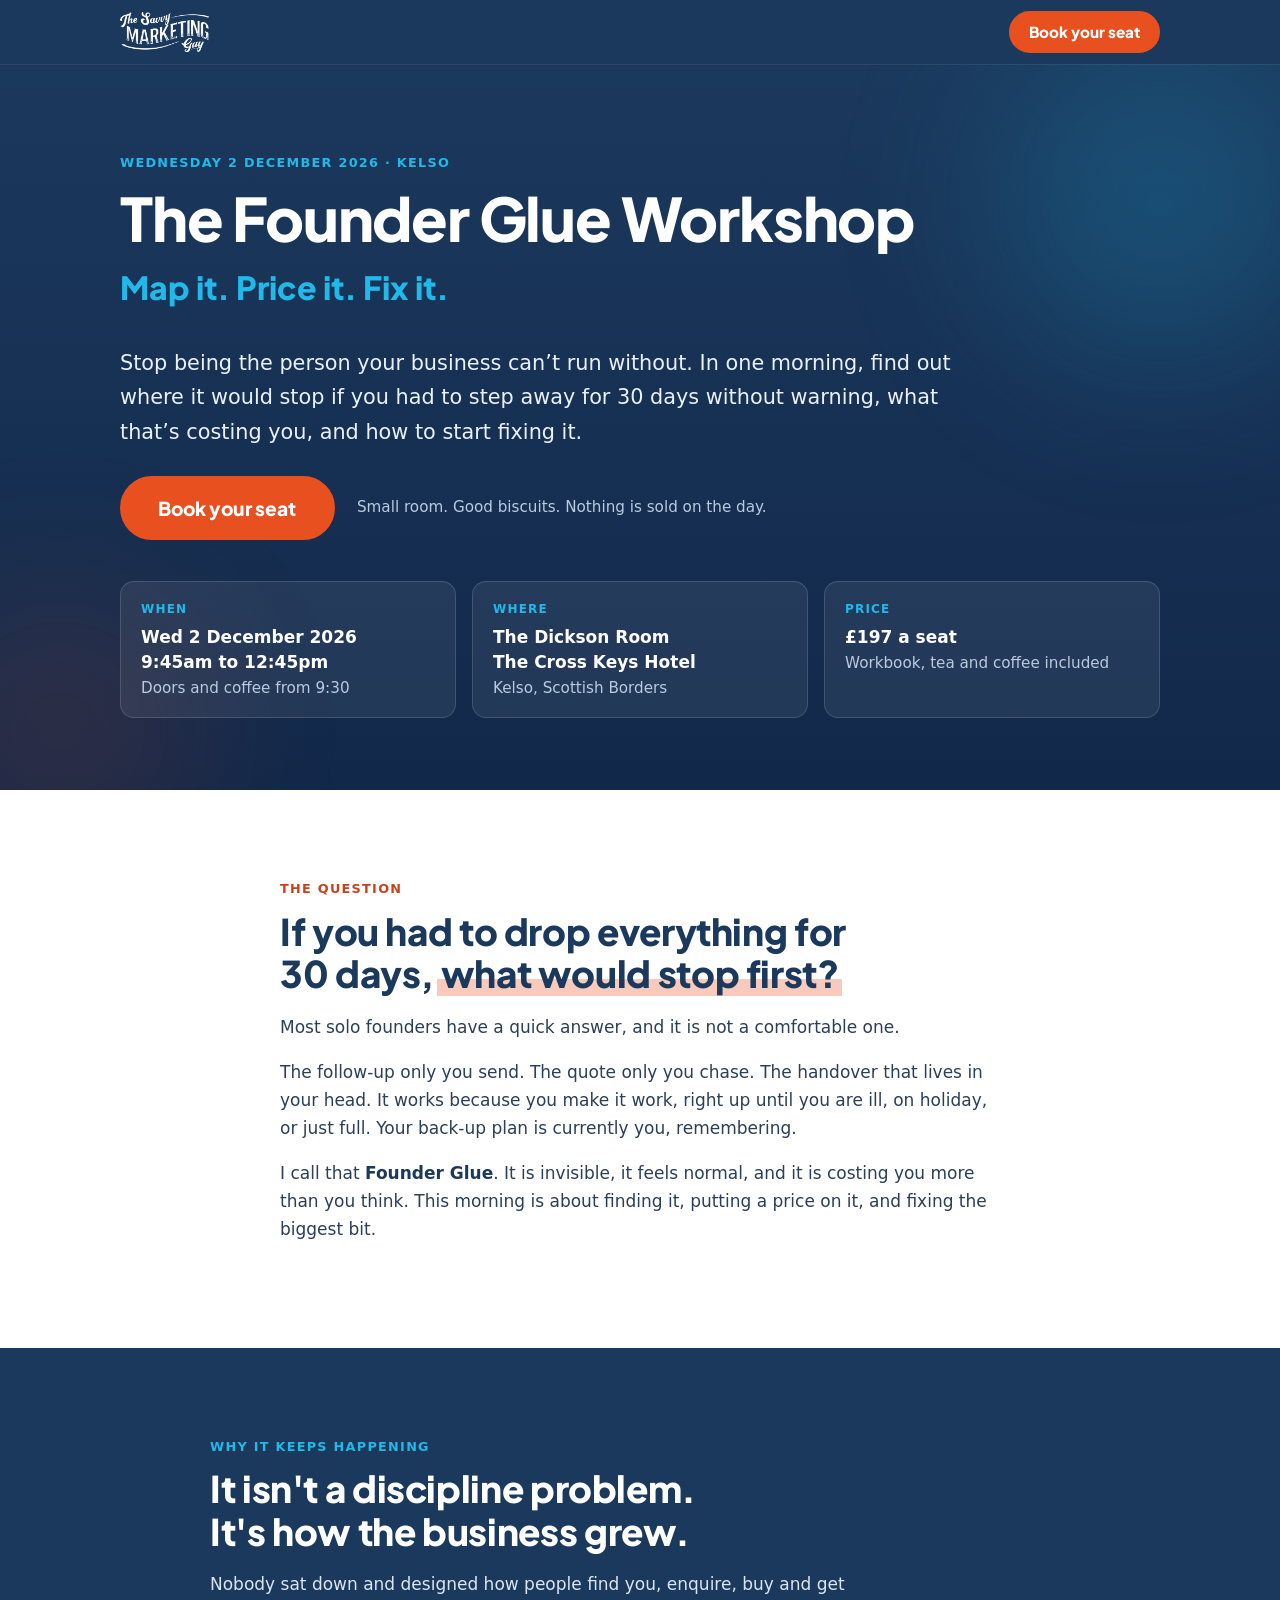
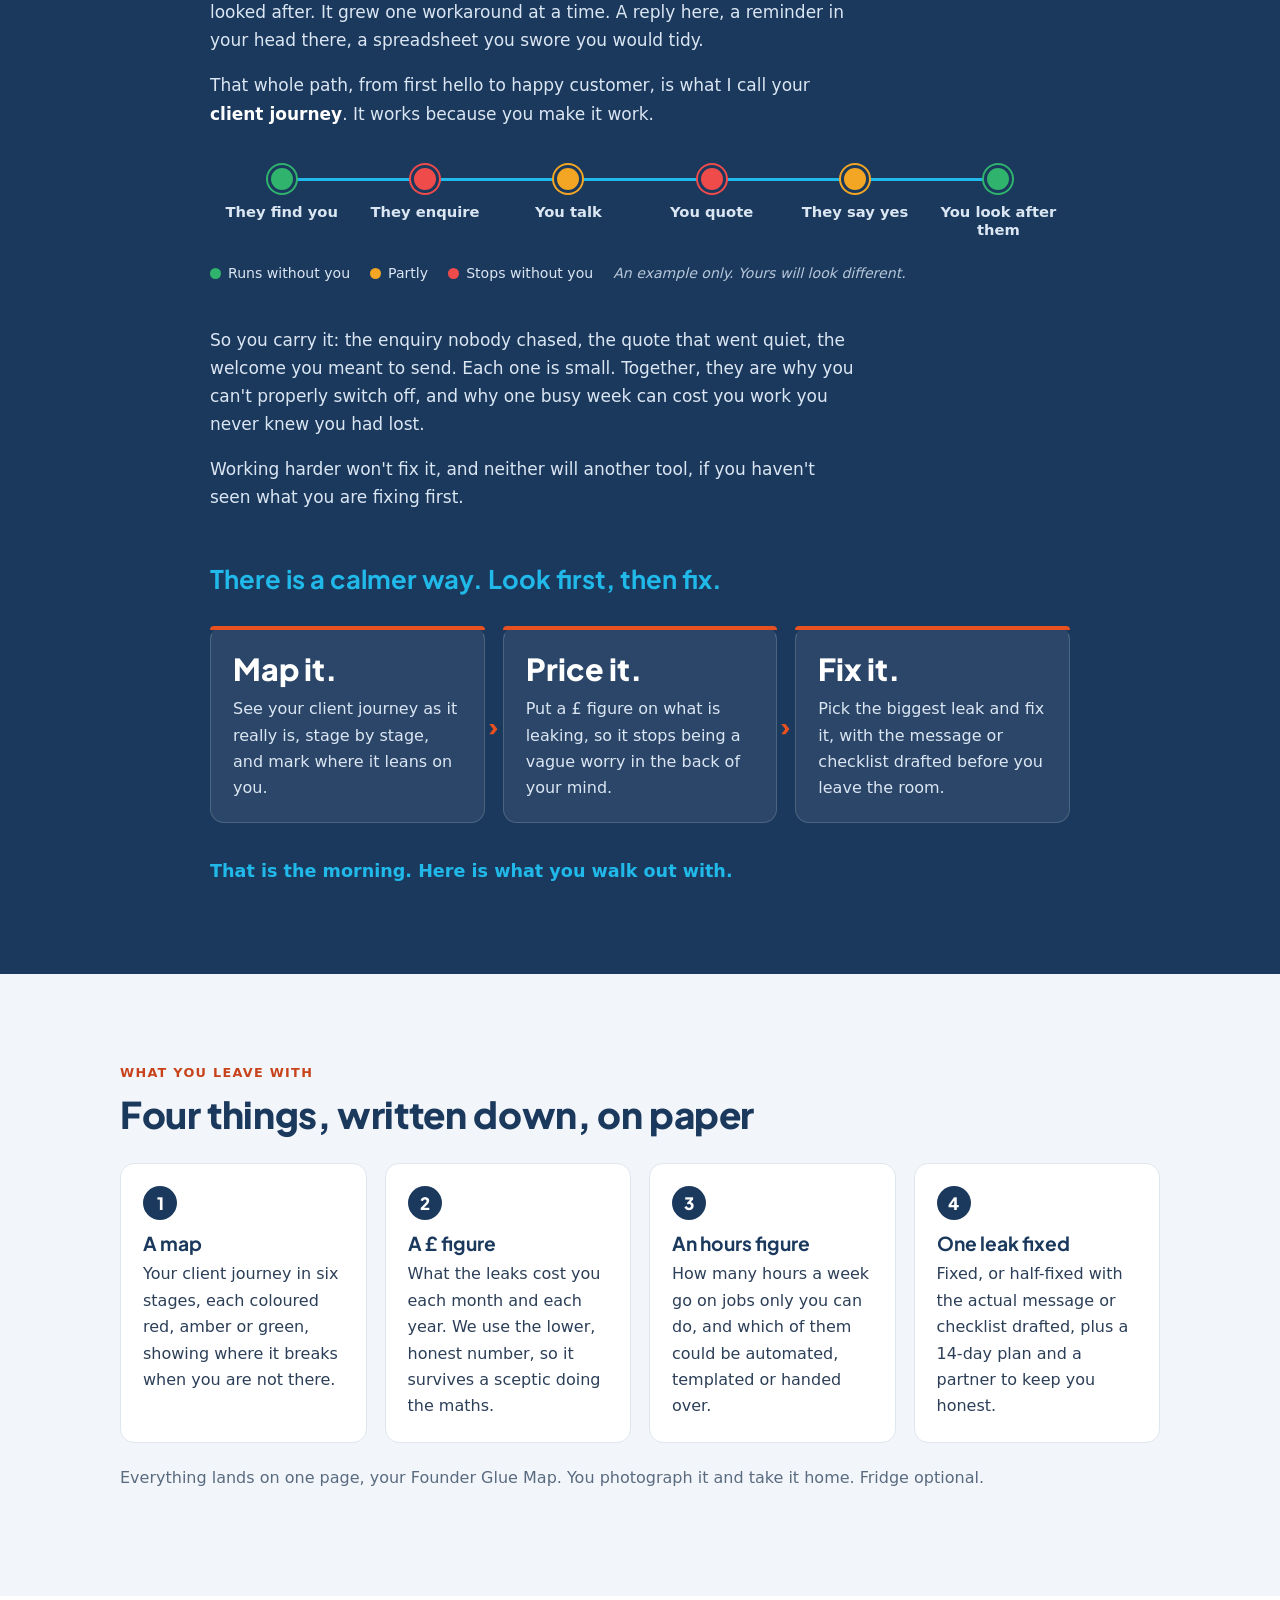
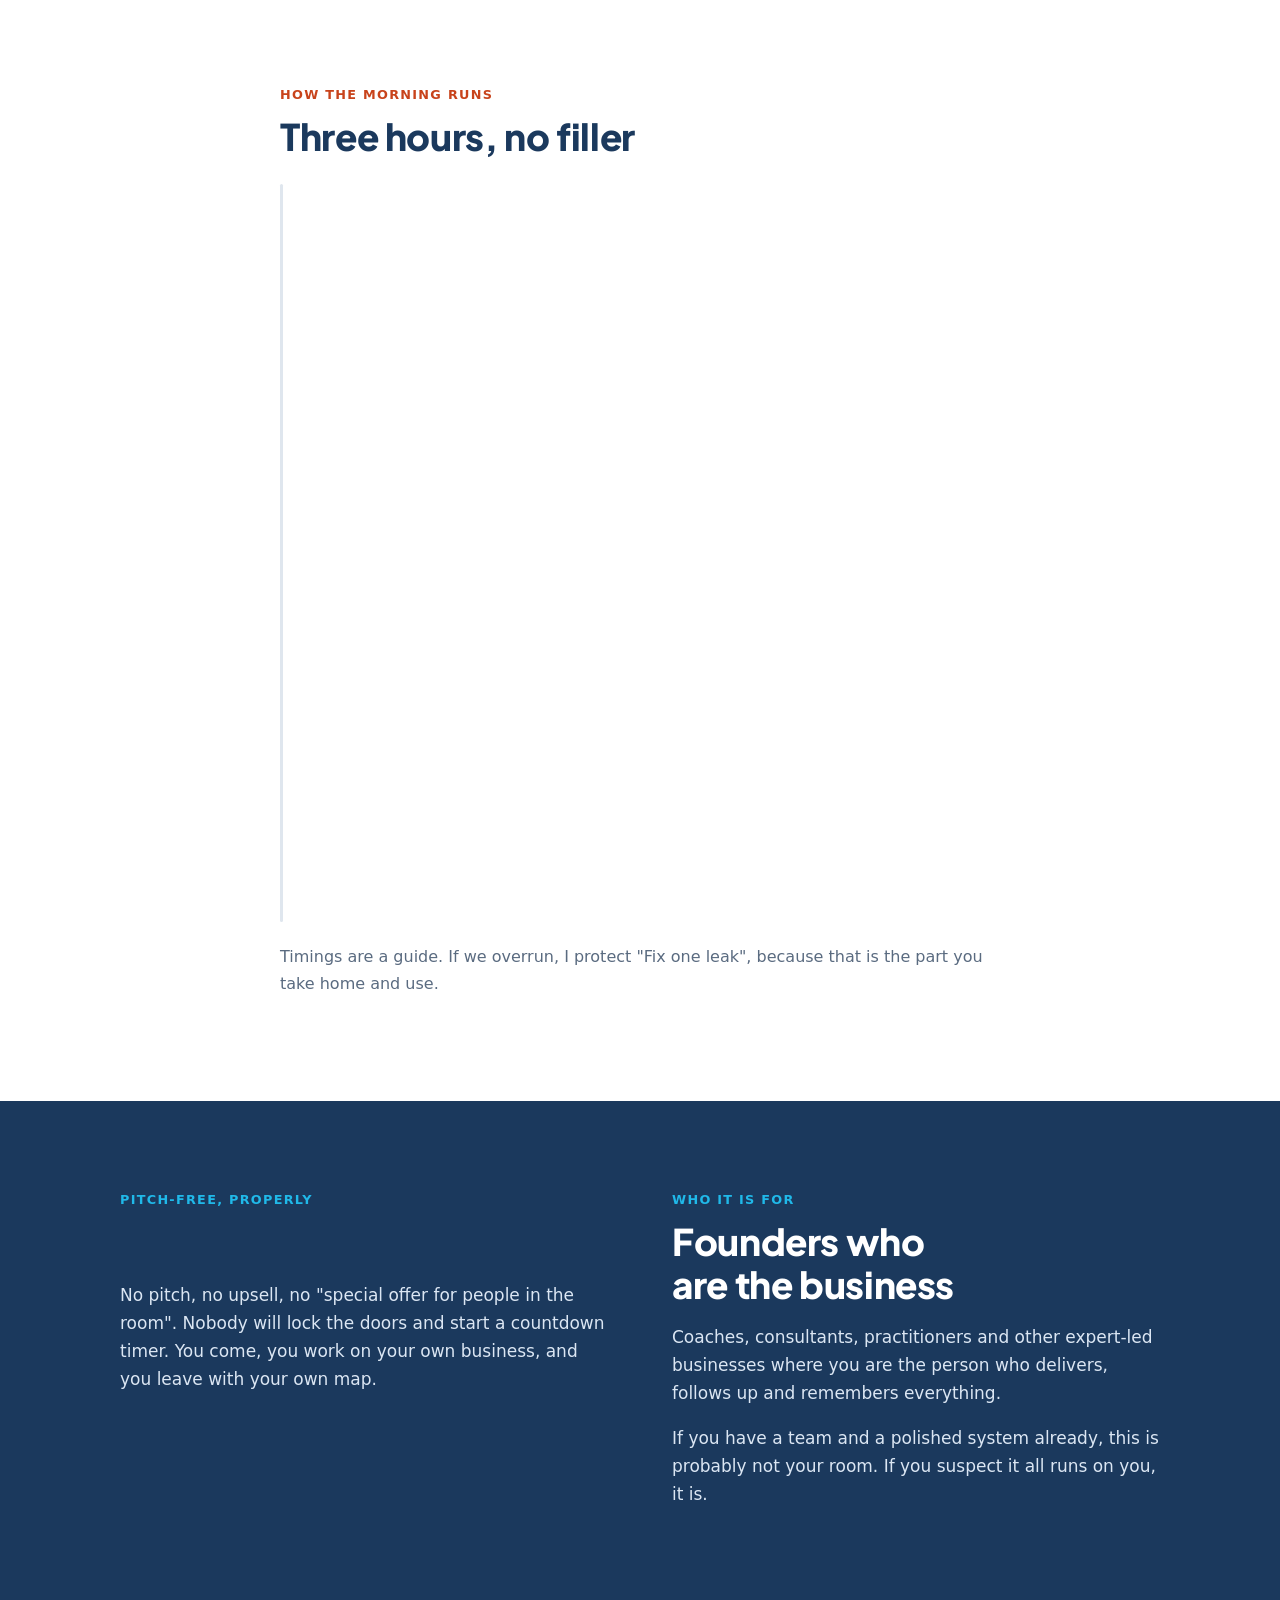
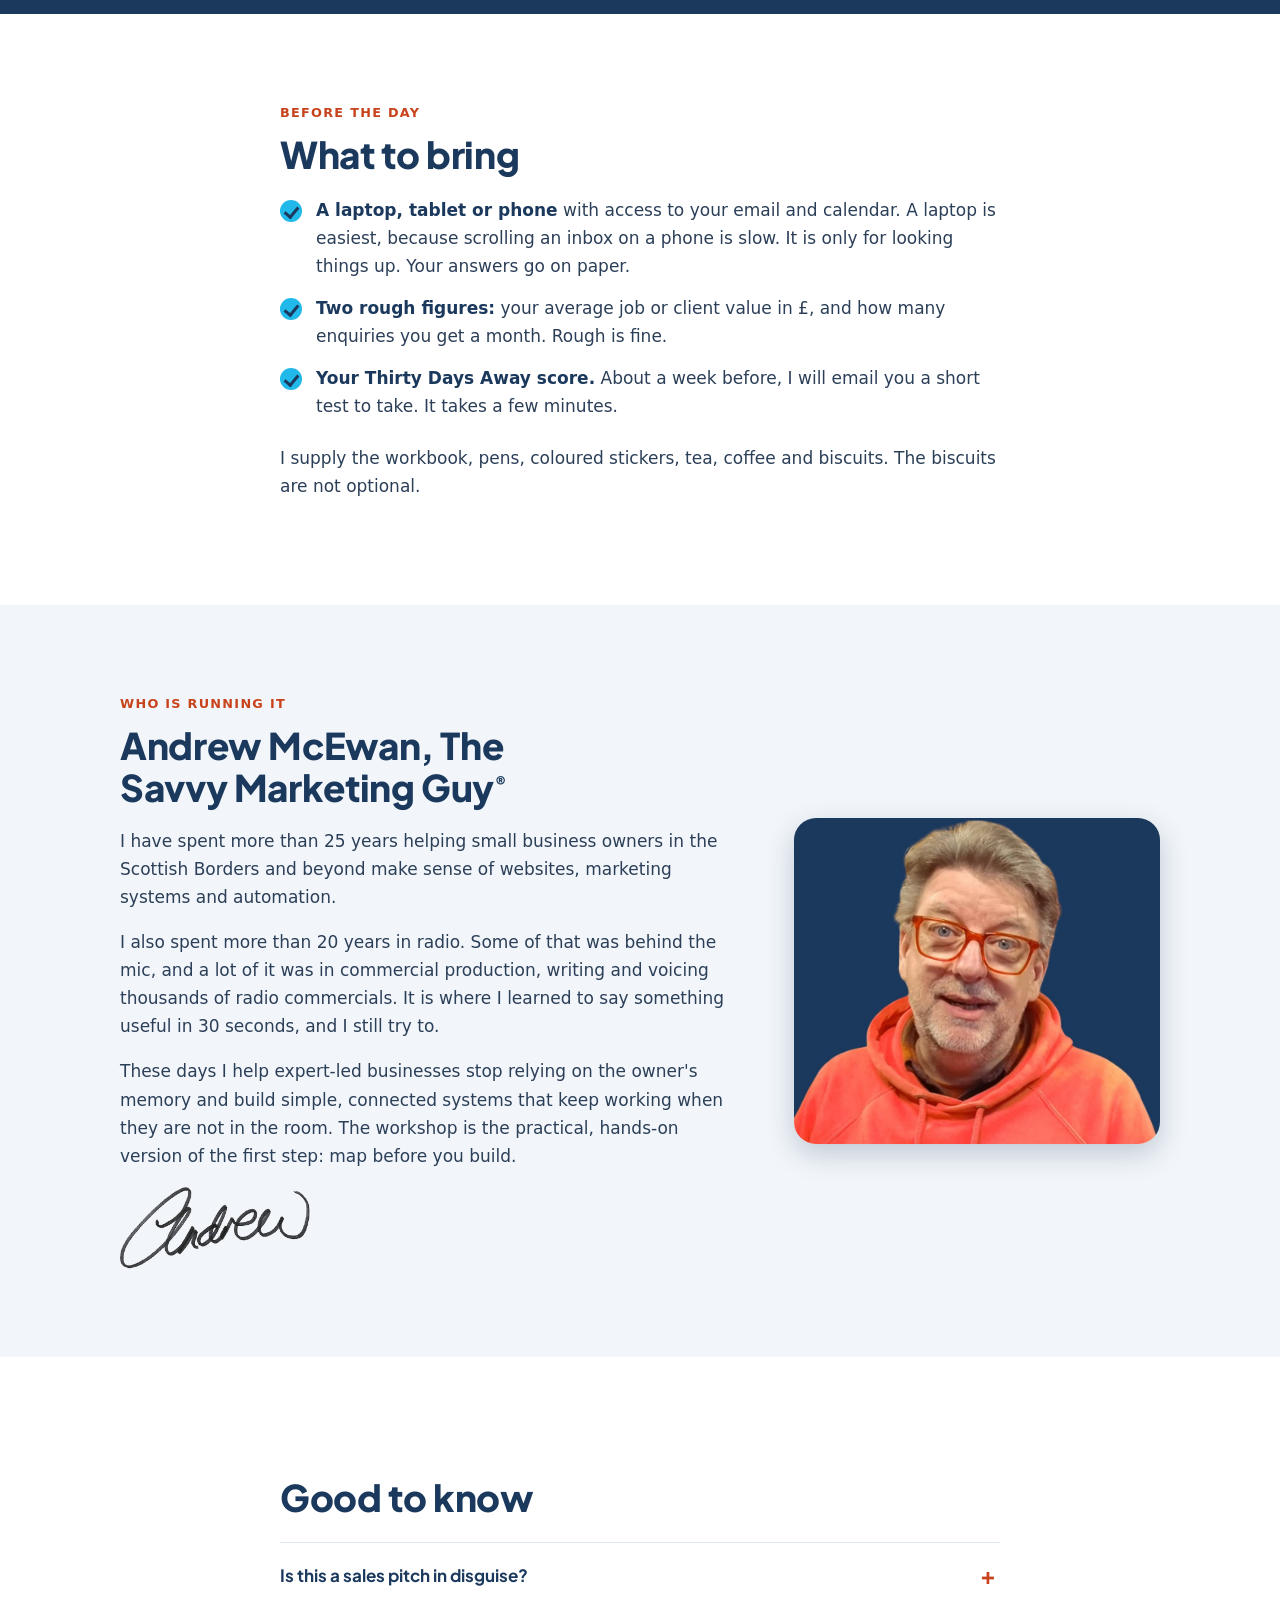
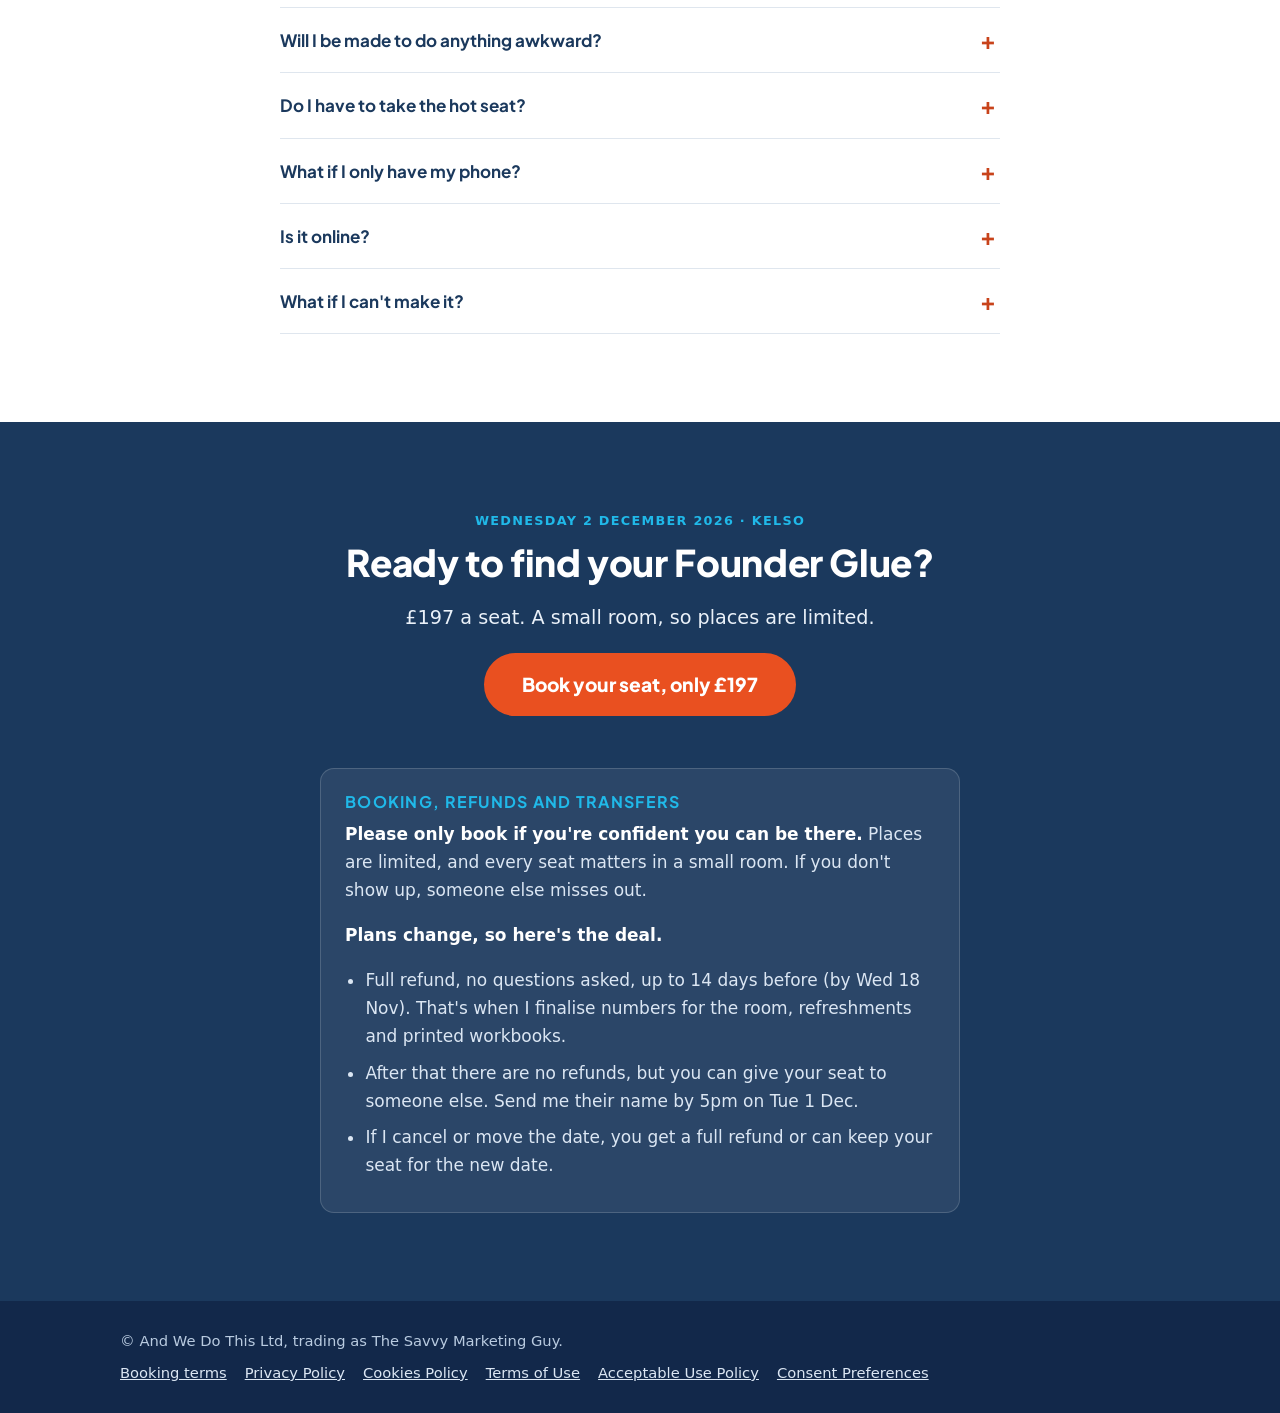
<file: index.html>
<!doctype html>
<html lang="en-GB">
<head>
  <meta charset="utf-8">
  <meta name="viewport" content="width=device-width, initial-scale=1">

  <!-- Termly consent banner and cookie blocker. Keep this as the FIRST script in the head. -->
  <script src="https://app.termly.io/resource-blocker/d3c11779-81ce-443d-a9fa-9b10ced072c4?autoBlock=on"></script>

  <!-- Tracking. type="text/plain" keeps each one OFF until the visitor consents in the Termly banner. -->
  <!-- Meta Pixel (advertising) -->
  <script type="text/plain" data-categories="advertising">
    !function(f,b,e,v,n,t,s){if(f.fbq)return;n=f.fbq=function(){n.callMethod?n.callMethod.apply(n,arguments):n.queue.push(arguments)};if(!f._fbq)f._fbq=n;n.push=n;n.loaded=!0;n.version='2.0';n.queue=[];t=b.createElement(e);t.async=!0;t.src=v;s=b.getElementsByTagName(e)[0];s.parentNode.insertBefore(t,s)}(window,document,'script','https://connect.facebook.net/en_US/fbevents.js');
    fbq('init', '477337859062541');
    fbq('track', 'PageView');
    fbq('track', 'ViewContent', { content_name: 'Founder Glue Workshop', value: 197, currency: 'GBP' });
  </script>
  <!-- Google tag, GA4 (analytics) -->
  <script type="text/plain" data-categories="analytics" async src="https://www.googletagmanager.com/gtag/js?id=G-F1X9W1Y369"></script>
  <script type="text/plain" data-categories="analytics">
    window.dataLayer = window.dataLayer || [];
    function gtag(){dataLayer.push(arguments);}
    gtag('js', new Date());
    gtag('set', 'linker', { domains: ['link.thesavvymarketingguy.com'] });
    gtag('config', 'G-F1X9W1Y369');
  </script>
  <!-- Microsoft Clarity (analytics) -->
  <script type="text/plain" data-categories="analytics">
    (function(c,l,a,r,i,t,y){
        c[a]=c[a]||function(){(c[a].q=c[a].q||[]).push(arguments)};
        t=l.createElement(r);t.async=1;t.src="https://www.clarity.ms/tag/"+i;
        y=l.getElementsByTagName(r)[0];y.parentNode.insertBefore(t,y);
    })(window, document, "clarity", "script", "z7bq983e3b");
  </script>

  <title>The Founder Glue Workshop | Map it. Price it. Fix it. | Kelso, 2 December 2026</title>
  <meta name="description" content="A pitch-free half-day workshop in Kelso for solo founders. Map your client journey, put a £ figure on what leaks, count your glue hours and fix one leak. Wednesday 2 December 2026.">

  <!-- REMOVE this line when you are ready for Google to list the page -->
  <meta name="robots" content="noindex, nofollow">

  <meta property="og:type" content="website">
  <meta property="og:title" content="The Founder Glue Workshop: Map it. Price it. Fix it.">
  <meta property="og:description" content="A pitch-free half-day for solo founders. Kelso, Wednesday 2 December 2026.">
  <meta name="theme-color" content="#1B395D">

  <link rel="icon" href="assets/favicon.png" type="image/png">
  <link rel="preload" href="assets/fonts/plus-jakarta-sans-latin-800-normal.woff2" as="font" type="font/woff2" crossorigin>
  <script>document.documentElement.classList.add("js");</script>
  <link rel="stylesheet" href="styles.css">

  <script type="application/ld+json">
  {
    "@context": "https://schema.org",
    "@type": "Event",
    "name": "The Founder Glue Workshop: Map it. Price it. Fix it.",
    "description": "A pitch-free half-day workshop for solo founders. Map your client journey, put a figure on what leaks, count your glue hours and fix one leak.",
    "startDate": "2026-12-02T09:45:00+00:00",
    "endDate": "2026-12-02T12:45:00+00:00",
    "eventStatus": "https://schema.org/EventScheduled",
    "eventAttendanceMode": "https://schema.org/OfflineEventAttendanceMode",
    "location": {
      "@type": "Place",
      "name": "The Dickson Room, The Cross Keys Hotel",
      "address": { "@type": "PostalAddress", "addressLocality": "Kelso", "addressCountry": "GB" }
    },
    "organizer": { "@type": "Person", "name": "Andrew McEwan" },
    "offers": { "@type": "Offer", "price": "197", "priceCurrency": "GBP", "availability": "https://schema.org/LimitedAvailability" }
  }
  </script>
</head>
<body>

<div class="progress" id="progress" aria-hidden="true"></div>

<header class="topbar" id="topbar">
  <div class="wrap topbar__in">
    <a class="brand" href="#top" aria-label="The Savvy Marketing Guy">
      <img src="assets/logo-white.png" alt="The Savvy Marketing Guy" width="160" height="72">
    </a>
    <a class="btn btn--small js-book" href="#book" data-where="header">Book your seat</a>
  </div>
</header>

<main id="top">

  <!-- HERO -->
  <section class="hero">
    <div class="hero__glow hero__glow--a" aria-hidden="true"></div>
    <div class="hero__glow hero__glow--b" aria-hidden="true"></div>
    <div class="wrap hero__in">
      <p class="eyebrow eyebrow--light">Wednesday 2 December 2026 &middot; Kelso</p>
      <h1>The Founder Glue Workshop</h1>
      <p class="hero__tag"><span>Map it.</span> <span>Price it.</span> <span>Fix it.</span></p>
      <p class="hero__lead">Stop being the person your business can’t run without. In one morning, find out where it would stop if you had to step away for 30 days without warning, what that’s costing you, and how to start fixing it.</p>
      <p class="hero__cta">
        <a class="btn btn--big js-book" href="#book" data-where="hero">Book your seat</a>
        <span class="hero__note">Small room. Good biscuits. Nothing is sold on the day.</span>
      </p>

      <dl class="facts">
        <div><dt>When</dt><dd>Wed 2 December 2026<br>9:45am to 12:45pm<br><span class="dim">Doors and coffee from 9:30</span></dd></div>
        <div><dt>Where</dt><dd>The Dickson Room<br>The Cross Keys Hotel<br><span class="dim">Kelso, Scottish Borders</span></dd></div>
        <div><dt>Price</dt><dd>£197 a seat<br><span class="dim">Workbook, tea and coffee included</span></dd></div>
      </dl>
    </div>
  </section>

  <!-- THE QUESTION -->
  <section class="section">
    <div class="wrap narrow">
      <p class="eyebrow">The question</p>
      <h2>If you had to drop everything for 30 days, <mark class="hl">what would stop first?</mark></h2>
      <p>Most solo founders have a quick answer, and it is not a comfortable one.</p>
      <p>The follow-up only you send. The quote only you chase. The handover that lives in your head. It works because you make it work, right up until you are ill, on holiday, or just full. Your back-up plan is currently you, remembering.</p>
      <p>I call that <strong>Founder Glue</strong>. It is invisible, it feels normal, and it is costing you more than you think. This morning is about finding it, putting a price on it, and fixing the biggest bit.</p>
    </div>
  </section>

  <!-- THE PROBLEM AND THE BETTER WAY -->
  <section class="section section--navy turn">
    <div class="wrap narrow">
      <p class="eyebrow eyebrow--light">Why it keeps happening</p>
      <h2>It isn't a discipline problem. It's how the business grew.</h2>
      <p>Nobody sat down and designed how people find you, enquire, buy and get looked after. It grew one workaround at a time. A reply here, a reminder in your head there, a spreadsheet you swore you would tidy.</p>
      <p>That whole path, from first hello to happy customer, is what I call your <strong>client journey</strong>. It works because you make it work.</p>

      <figure class="journey" aria-label="An example client journey in six stages, each coloured green, amber or red.">
        <ol class="journey__track">
          <li class="jstop" data-s="g" style="--i:0"><span class="jdot"></span><span class="jlabel">They find you</span></li>
          <li class="jstop" data-s="r" style="--i:1"><span class="jdot"></span><span class="jlabel">They enquire</span></li>
          <li class="jstop" data-s="a" style="--i:2"><span class="jdot"></span><span class="jlabel">You talk</span></li>
          <li class="jstop" data-s="r" style="--i:3"><span class="jdot"></span><span class="jlabel">You quote</span></li>
          <li class="jstop" data-s="a" style="--i:4"><span class="jdot"></span><span class="jlabel">They say yes</span></li>
          <li class="jstop" data-s="g" style="--i:5"><span class="jdot"></span><span class="jlabel">You look after them</span></li>
        </ol>
        <figcaption>
          <span class="key key--g">Runs without you</span>
          <span class="key key--a">Partly</span>
          <span class="key key--r">Stops without you</span>
          <em>An example only. Yours will look different.</em>
        </figcaption>
      </figure>
      <p>So you carry it: the enquiry nobody chased, the quote that went quiet, the welcome you meant to send. Each one is small. Together, they are why you can't properly switch off, and why one busy week can cost you work you never knew you had lost.</p>
      <p>Working harder won't fix it, and neither will another tool, if you haven't seen what you are fixing first.</p>

      <p class="turn__line"><strong>There is a calmer way. Look first, then fix.</strong></p>

      <ol class="steps">
        <li class="step">
          <h3>Map it.</h3>
          <p>See your client journey as it really is, stage by stage, and mark where it leans on you.</p>
        </li>
        <li class="step">
          <h3>Price it.</h3>
          <p>Put a £ figure on what is leaking, so it stops being a vague worry in the back of your mind.</p>
        </li>
        <li class="step">
          <h3>Fix it.</h3>
          <p>Pick the biggest leak and fix it, with the message or checklist drafted before you leave the room.</p>
        </li>
      </ol>

      <p class="turn__bridge">That is the morning. Here is what you walk out with.</p>
    </div>
  </section>

  <!-- WHAT YOU LEAVE WITH -->
  <section class="section section--tint">
    <div class="wrap">
      <p class="eyebrow">What you leave with</p>
      <h2>Four things, written down, on paper</h2>
      <ul class="cards">
        <li class="card">
          <span class="card__n">1</span>
          <h3>A map</h3>
          <p>Your client journey in six stages, each coloured red, amber or green, showing where it breaks when you are not there.</p>
        </li>
        <li class="card">
          <span class="card__n">2</span>
          <h3>A £ figure</h3>
          <p>What the leaks cost you each month and each year. We use the lower, honest number, so it survives a sceptic doing the maths.</p>
        </li>
        <li class="card">
          <span class="card__n">3</span>
          <h3>An hours figure</h3>
          <p>How many hours a week go on jobs only you can do, and which of them could be automated, templated or handed over.</p>
        </li>
        <li class="card">
          <span class="card__n">4</span>
          <h3>One leak fixed</h3>
          <p>Fixed, or half-fixed with the actual message or checklist drafted, plus a 14-day plan and a partner to keep you honest.</p>
        </li>
      </ul>
      <p class="aside">Everything lands on one page, your Founder Glue Map. You photograph it and take it home. Fridge optional.</p>
    </div>
  </section>

  <!-- THE MORNING -->
  <section class="section">
    <div class="wrap narrow">
      <p class="eyebrow">How the morning runs</p>
      <h2>Three hours, no filler</h2>
      <ol class="timeline">
        <li><time>9:30</time><div><strong>Doors and coffee</strong><span>Name badge, workbook on your seat.</span></div></li>
        <li><time>9:45</time><div><strong>Welcome</strong><span>Today's promise, and why nothing is sold.</span></div></li>
        <li><time>9:55</time><div><strong>Thirty Days Away</strong><span>Share your score with a partner and finish the sentence: "The thing I dread being away for is..."</span></div></li>
        <li><time>10:05</time><div><strong>Your Founder Glue heatmap</strong><span>Colour each stage of your client journey red, amber or green.</span></div></li>
        <li><time>10:35</time><div><strong>Price your leaks</strong><span>Count the last 30 days of slow replies and unchased quotes, then work out what they cost.</span></div></li>
        <li><time>11:05</time><div><strong>Break</strong><span>Biscuits are involved.</span></div></li>
        <li><time>11:20</time><div><strong>Count your glue hours</strong><span>List what only you can do and tally the hours.</span></div></li>
        <li><time>11:35</time><div><strong>Hot seat</strong><span>One volunteer is mapped live, kindly. Everyone else notes what applies to them.</span></div></li>
        <li><time>11:55</time><div><strong>Fix one leak</strong><span>Pick the biggest, design the fix, draft it and set your 14-day plan.</span></div></li>
        <li><time>12:30</time><div><strong>Close</strong><span>Finish your map, check-in call date, questions.</span></div></li>
      </ol>
      <p class="aside">Timings are a guide. If we overrun, I protect "Fix one leak", because that is the part you take home and use.</p>
    </div>
  </section>

  <!-- PITCH FREE + WHO FOR -->
  <section class="section section--navy">
    <div class="wrap two">
      <div>
        <p class="eyebrow eyebrow--light">Pitch-free, properly</p>
        <h2>Nothing is sold on the day</h2>
        <p>No pitch, no upsell, no "special offer for people in the room". Nobody will lock the doors and start a countdown timer. You come, you work on your own business, and you leave with your own map.</p>
      </div>
      <div>
        <p class="eyebrow eyebrow--light">Who it is for</p>
        <h2>Founders who are the business</h2>
        <p>Coaches, consultants, practitioners and other expert-led businesses where you are the person who delivers, follows up and remembers everything.</p>
        <p>If you have a team and a polished system already, this is probably not your room. If you suspect it all runs on you, it is.</p>
      </div>
    </div>
  </section>

  <!-- WHAT TO BRING -->
  <section class="section">
    <div class="wrap narrow">
      <p class="eyebrow">Before the day</p>
      <h2>What to bring</h2>
      <ul class="ticks">
        <li><strong>A laptop, tablet or phone</strong> with access to your email and calendar. A laptop is easiest, because scrolling an inbox on a phone is slow. It is only for looking things up. Your answers go on paper.</li>
        <li><strong>Two rough figures:</strong> your average job or client value in £, and how many enquiries you get a month. Rough is fine.</li>
        <li><strong>Your Thirty Days Away score.</strong> About a week before, I will email you a short test to take. It takes a few minutes.</li>
      </ul>
      <p>I supply the workbook, pens, coloured stickers, tea, coffee and biscuits. The biscuits are not optional.</p>
    </div>
  </section>

  <!-- ABOUT -->
  <section class="section section--tint">
    <div class="wrap about">
      <div class="about__text">
        <p class="eyebrow">Who is running it</p>
        <h2>Andrew McEwan, The Savvy Marketing Guy<sup class="reg">&reg;</sup></h2>
        <p>I have spent more than 25 years helping small business owners in the Scottish Borders and beyond make sense of websites, marketing systems and automation.</p>
        <p>I also spent more than 20 years in radio. Some of that was behind the mic, and a lot of it was in commercial production, writing and voicing thousands of radio commercials. It is where I learned to say something useful in 30 seconds, and I still try to.</p>
        <p>These days I help expert-led businesses stop relying on the owner's memory and build simple, connected systems that keep working when they are not in the room. The workshop is the practical, hands-on version of the first step: map before you build.</p>
        <div class="sigwrap">
          <img class="about__sig" src="assets/signature.png" alt="Andrew's signature" width="640" height="277" loading="lazy">
        </div>
      </div>
      <figure class="about__photo">
        <img src="assets/andrew-mcewan.jpg" alt="Andrew McEwan, The Savvy Marketing Guy" width="900" height="800" loading="lazy">
      </figure>
    </div>
  </section>

  <!-- FAQ -->
  <section class="section">
    <div class="wrap narrow">
      <p class="eyebrow">Questions</p>
      <h2>Good to know</h2>
      <div class="faq">
        <details>
          <summary>Is this a sales pitch in disguise?</summary>
          <p>No. Nothing is sold on the day. The only mention of anything further is one factual line on the back page of your workbook, which you can ignore.</p>
        </details>
        <details>
          <summary>Will I be made to do anything awkward?</summary>
          <p>No. No role play, no trust falls, no hugging strangers. You fill in a workbook and talk to one other person.</p>
        </details>
        <details>
          <summary>Do I have to take the hot seat?</summary>
          <p>No. It is optional, you tick a box when you book if you are happy to be considered, and you can say no on the day. Nothing said is recorded or shared outside the session.</p>
        </details>
        <details>
          <summary>What if I only have my phone?</summary>
          <p>That works. You only use it to look things up, and every answer is written in your workbook. A laptop or tablet is just easier for scrolling an inbox.</p>
        </details>
        <details>
          <summary>Is it online?</summary>
          <p>No, it is in person in Kelso. A small room is part of what makes the pair work and the hot seat useful.</p>
        </details>
        <details>
          <summary>What if I can't make it?</summary>
          <p>Full refund, no questions asked, up to 14 days before (by Wednesday 18 November). After that there are no refunds, but you can give your seat to someone else. The full wording is just below.</p>
        </details>
      </div>
    </div>
  </section>

  <!-- BOOK -->
  <section class="section section--navy book" id="book">
    <div class="wrap narrow center">
      <p class="eyebrow eyebrow--light">Wednesday 2 December 2026 &middot; Kelso</p>
      <h2>Ready to find your Founder Glue?</h2>
      <p class="lead">£197 a seat. A small room, so places are limited.</p>
      <p><a class="btn btn--big js-book" href="#book" data-where="footer-cta">Book your seat, only £197</a></p>

      <div class="terms">
        <h3>Booking, refunds and transfers</h3>
        <p><strong>Please only book if you're confident you can be there.</strong> Places are limited, and every seat matters in a small room. If you don't show up, someone else misses out.</p>
        <p><strong>Plans change, so here's the deal.</strong></p>
        <ul>
          <li>Full refund, no questions asked, up to 14 days before (by Wed 18 Nov). That's when I finalise numbers for the room, refreshments and printed workbooks.</li>
          <li>After that there are no refunds, but you can give your seat to someone else. Send me their name by 5pm on Tue 1 Dec.</li>
          <li>If I cancel or move the date, you get a full refund or can keep your seat for the new date.</li>
        </ul>
      </div>
    </div>
  </section>

</main>

<footer class="footer">
  <div class="wrap footer__in">
    <p>&copy; And We Do This Ltd, trading as The Savvy Marketing Guy.</p>
    <p class="footer__links">
      <a href="https://founderglueworkshopterms.thesavvymarketingguy.com/" target="_blank" rel="noopener">Booking terms</a>
      <a href="https://app.termly.io/policy-viewer/policy.html?policyUUID=834546d6-9c54-4297-952d-1b45cc7535d4" target="_blank" rel="noopener">Privacy Policy</a>
      <a href="https://app.termly.io/policy-viewer/policy.html?policyUUID=f2b1e785-a5e1-4fe3-b364-d3f5e720662a" target="_blank" rel="noopener">Cookies Policy</a>
      <a href="https://app.termly.io/policy-viewer/policy.html?policyUUID=6a887f28-b258-40f3-a4c6-a6cfdd46e9a2" target="_blank" rel="noopener">Terms of Use</a>
      <a href="https://app.termly.io/policy-viewer/policy.html?policyUUID=b0e5fb04-177e-4659-9cdd-40f7cecb3c83" target="_blank" rel="noopener">Acceptable Use Policy</a>
      <a href="#" class="termly-display-preferences">Consent Preferences</a>
    </p>
  </div>
</footer>

<button type="button" class="totop" id="totop" aria-label="Back to top" tabindex="-1">
  <svg viewBox="0 0 24 24" width="24" height="24" aria-hidden="true" focusable="false"><path d="M12 19V5M5.5 11.5L12 5l6.5 6.5" fill="none" stroke="#fff" stroke-width="2.8" stroke-linecap="round" stroke-linejoin="round"/></svg>
</button>

<script src="config.js"></script>
<script src="script.js"></script>
<script src="motion.js"></script>
</body>
</html>
</file>
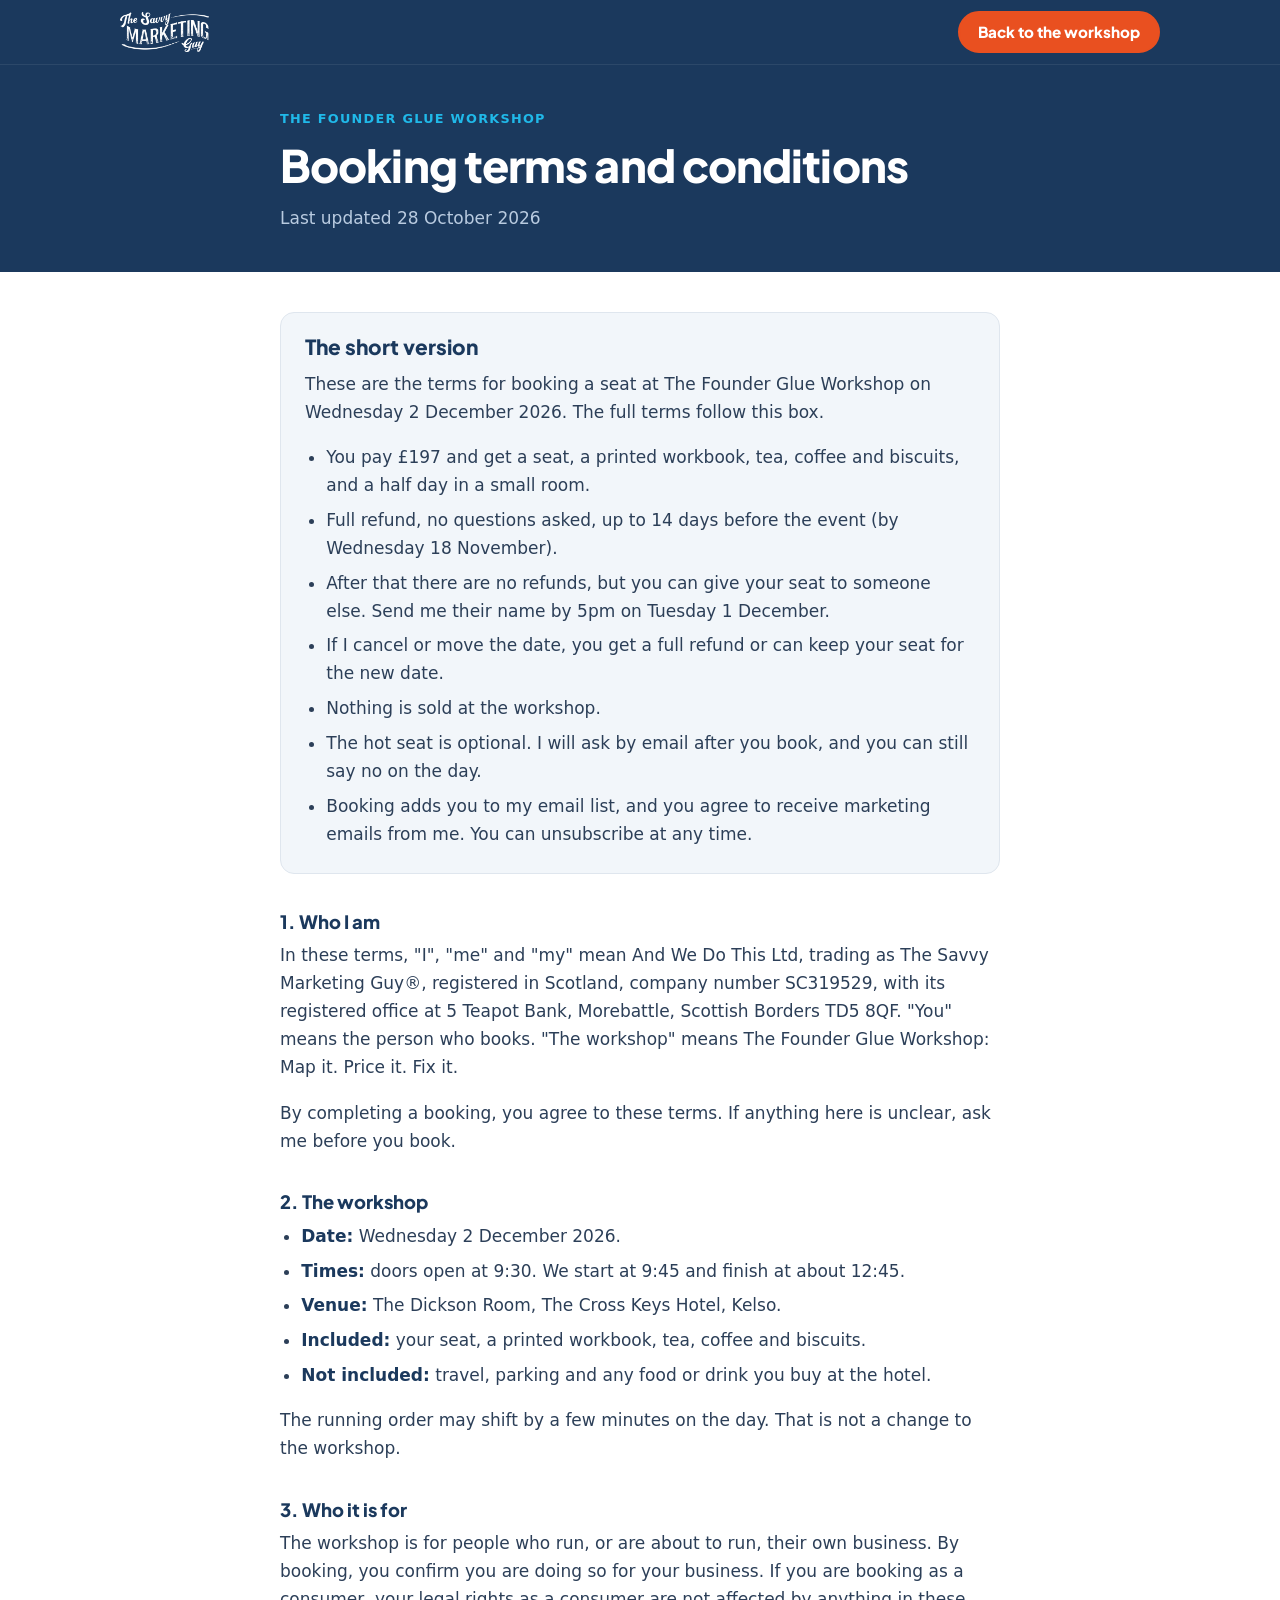
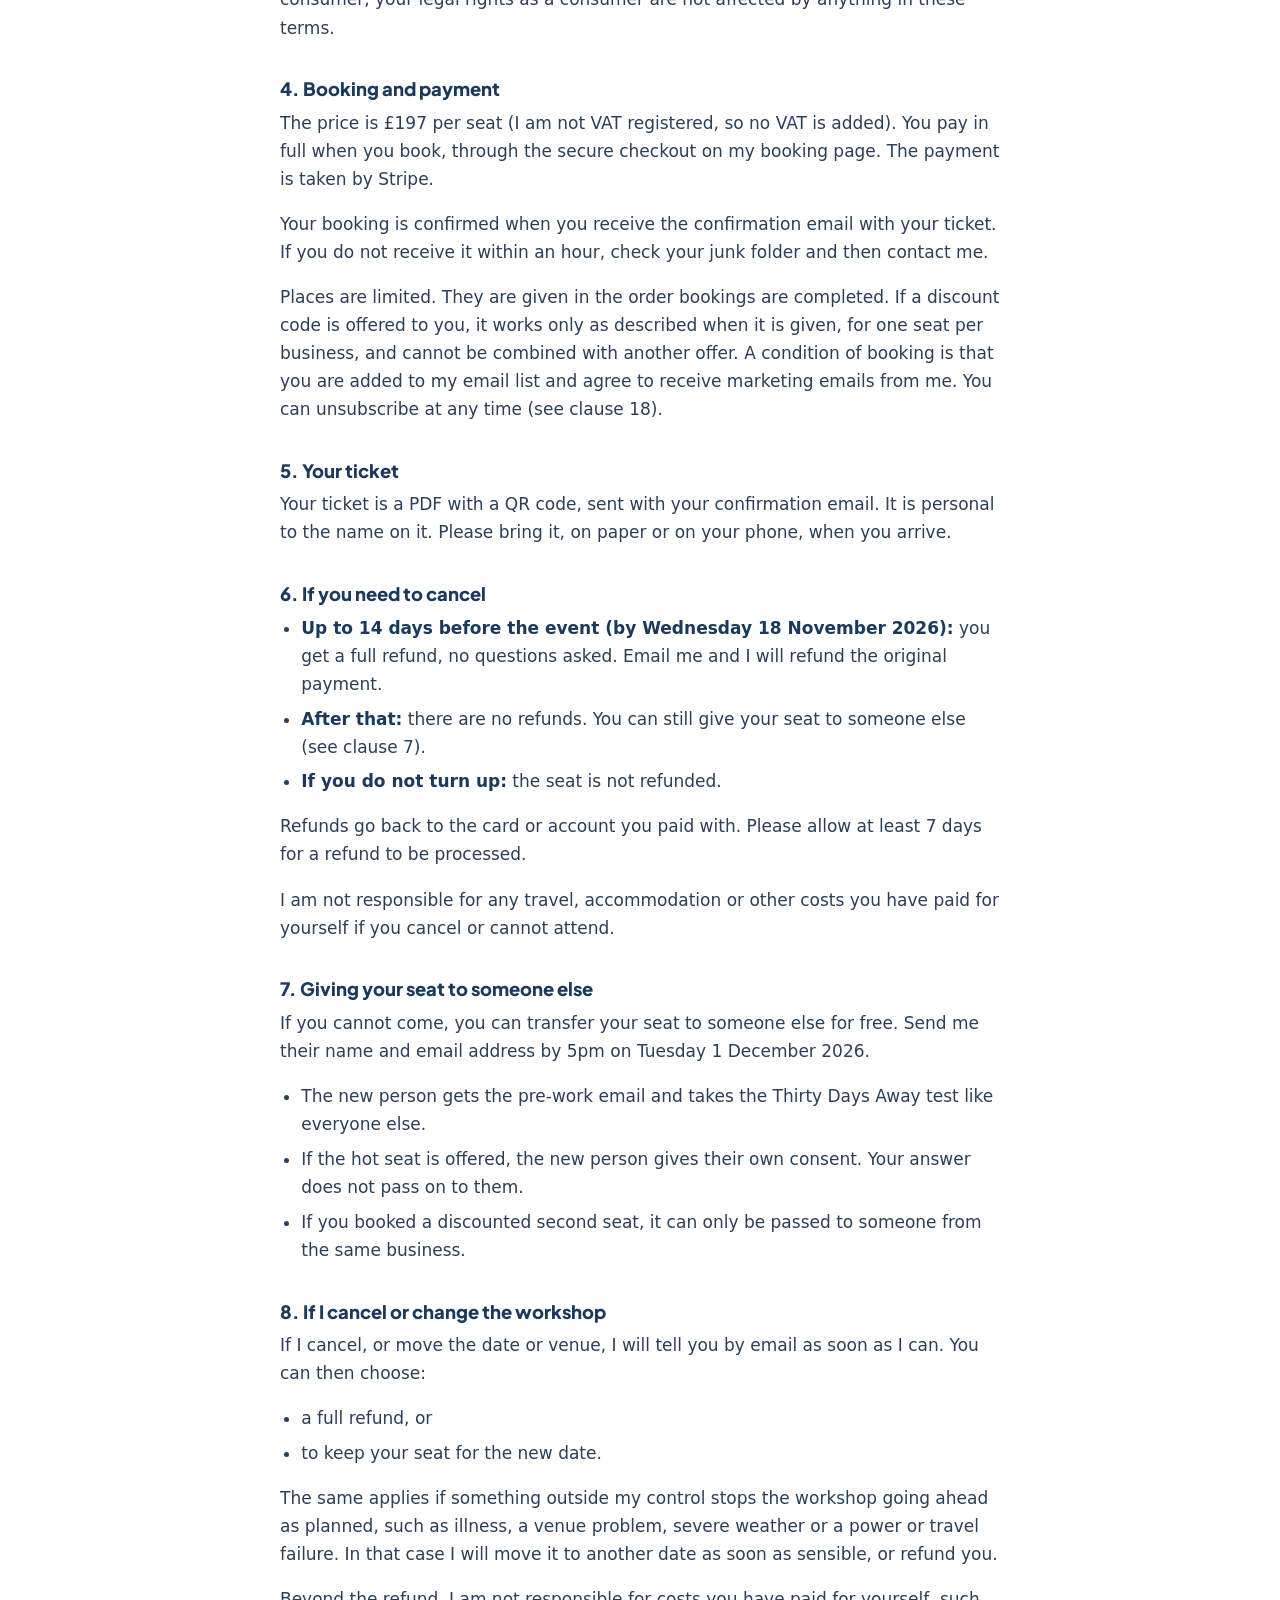
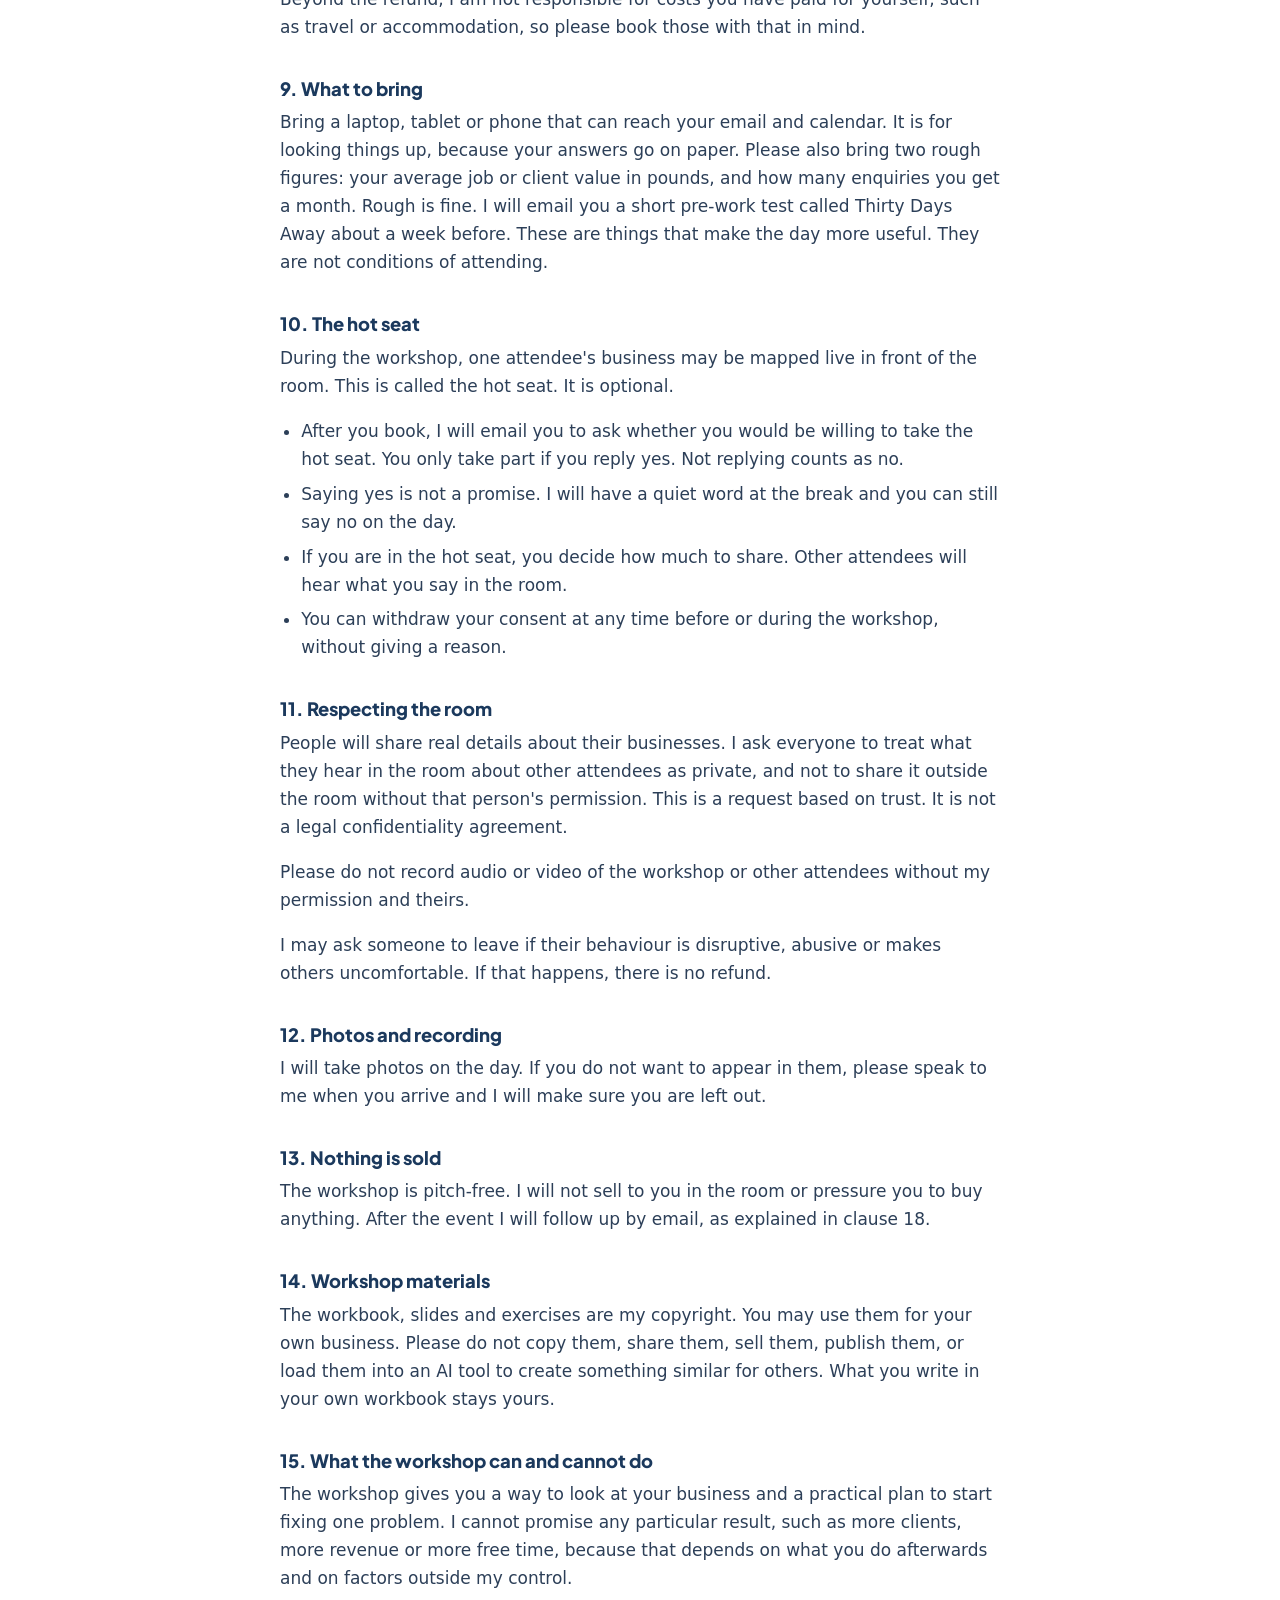
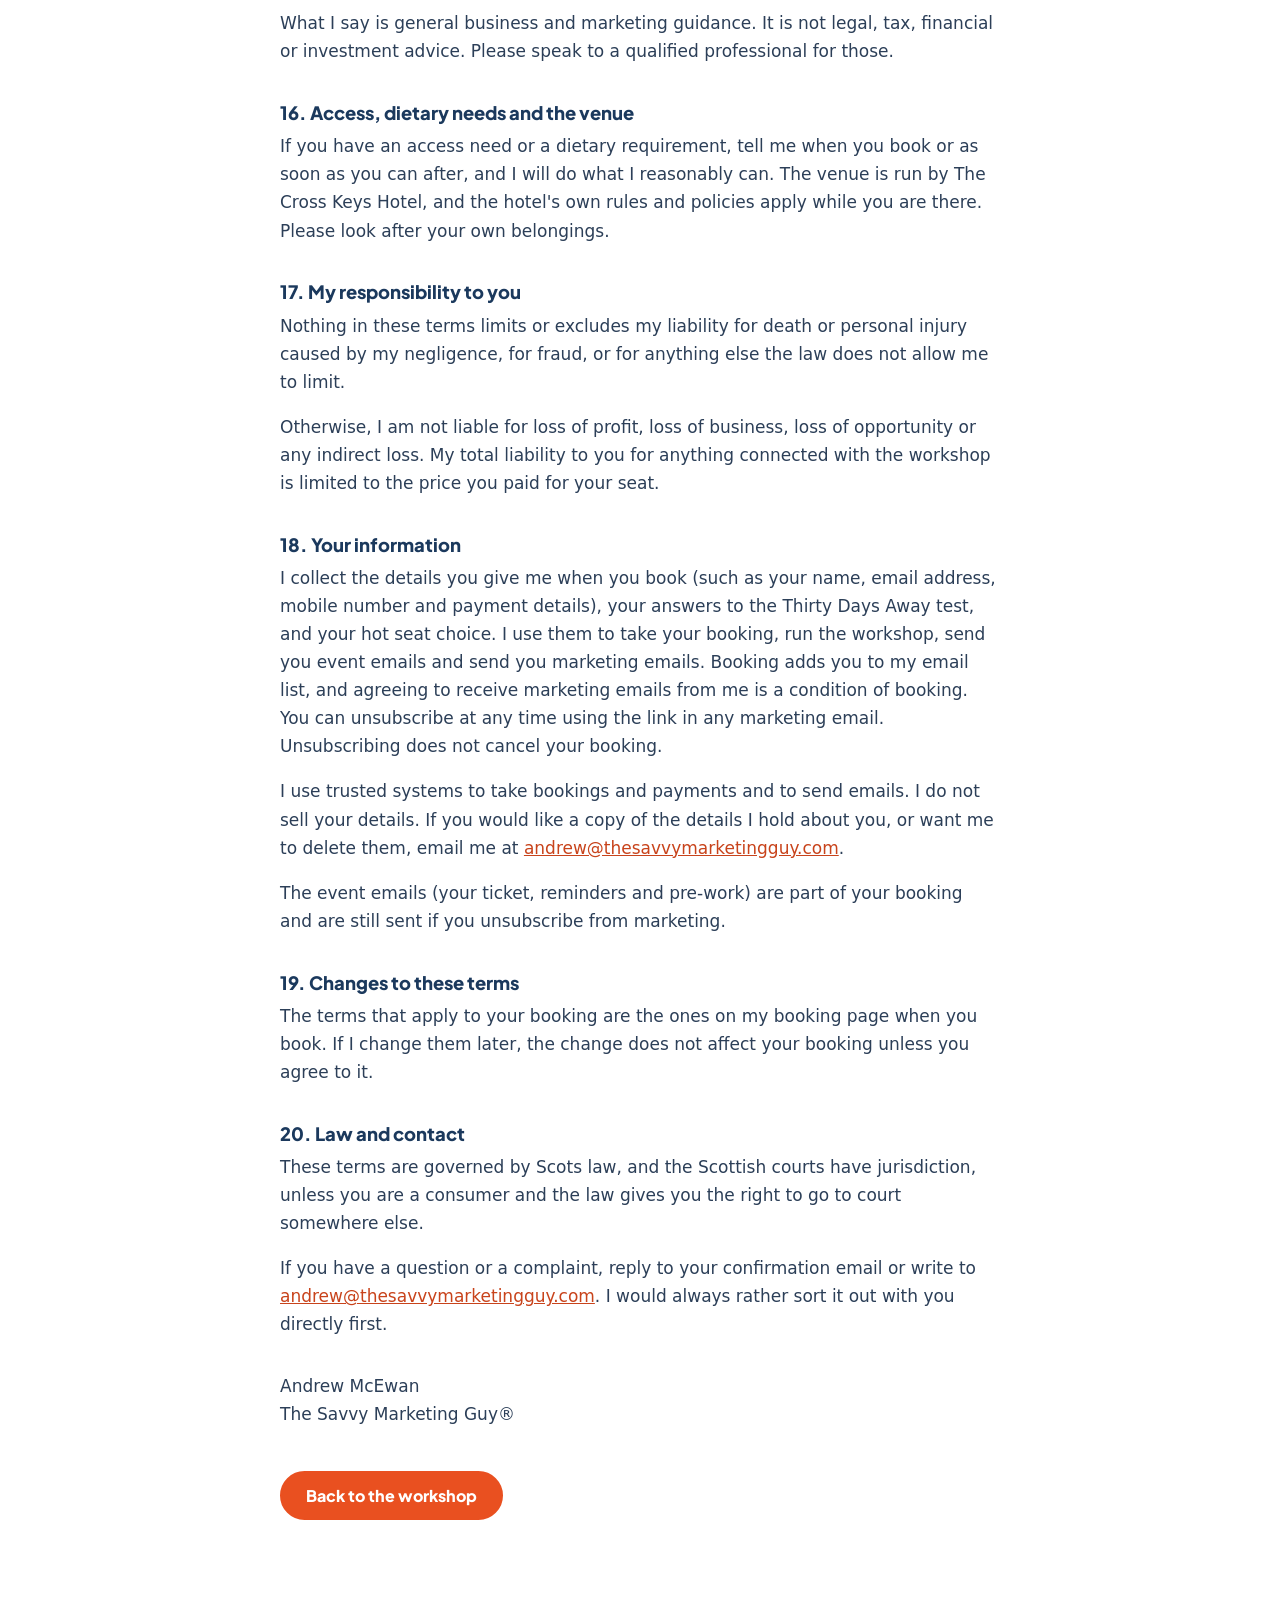
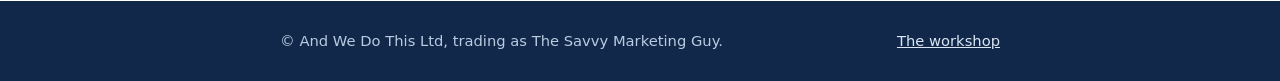
<file: terms.html>
<!doctype html>
<html lang="en-GB">
<head>
  <meta charset="utf-8">
  <meta name="viewport" content="width=device-width, initial-scale=1">
  <title>Booking Terms and Conditions | The Founder Glue Workshop</title>
  <meta name="description" content="The booking terms for The Founder Glue Workshop in Kelso on Wednesday 2 December 2026: payment, refunds, transfers, the hot seat and your information.">
  <meta name="robots" content="noindex, nofollow">
  <meta name="theme-color" content="#1B395D">
  <link rel="icon" href="[data-uri]" type="image/png">
  <style>
    @font-face{font-family:"Plus Jakarta Sans";font-weight:700;font-style:normal;font-display:swap;src:url([data-uri]) format("woff2")}
    @font-face{font-family:"Plus Jakarta Sans";font-weight:800;font-style:normal;font-display:swap;src:url([data-uri]) format("woff2")}
    :root{--navy:#1b395d;--navy-deep:#12284a;--orange:#e95020;--orange-dark:#c8431b;--sky:#20b9e9;--ink:#1b395d;--body:#2c3f58;--line:#dfe6ee;--tint:#f2f6fa;--white:#fff;
      --head:"Plus Jakarta Sans",system-ui,-apple-system,"Segoe UI",Helvetica,Arial,sans-serif;--text:system-ui,-apple-system,"Segoe UI",Roboto,Helvetica,Arial,sans-serif;--radius:14px}
    *,*::before,*::after{box-sizing:border-box}
    html{scroll-behavior:smooth}
    body{margin:0;font-family:var(--text);font-size:1.0625rem;line-height:1.65;color:var(--body);background:var(--white);-webkit-font-smoothing:antialiased}
    img{max-width:100%;height:auto}
    a{color:var(--orange-dark)}
    p{margin:0 0 1em}
    strong{color:var(--ink)}
    h1,h2{font-family:var(--head);color:var(--ink);line-height:1.15;margin:0 0 .5em;text-wrap:balance}
    h1{font-weight:800;letter-spacing:-.02em}
    h2{font-weight:800}
    .wrap{width:100%;max-width:760px;margin:0 auto;padding-left:max(20px,env(safe-area-inset-left,0px));padding-right:max(20px,env(safe-area-inset-right,0px))}
    .eyebrow{font-size:.8rem;font-weight:700;text-transform:uppercase;letter-spacing:.1em;margin:0 0 .8em;color:var(--sky)}
    .btn{display:inline-block;font-family:var(--head);font-weight:800;font-size:1rem;line-height:1.2;text-align:center;text-decoration:none;color:var(--white);background:var(--orange);border:2px solid var(--orange);border-radius:999px;padding:.8em 1.5em;transition:background .15s,border-color .15s}
    .btn:hover{background:var(--orange-dark);border-color:var(--orange-dark)}
    .btn--small{font-size:.95rem;padding:.65em 1.2em}
    a:focus-visible,.btn:focus-visible{outline:3px solid var(--sky);outline-offset:3px}
    .topbar{position:sticky;top:0;z-index:20;background:var(--navy);box-shadow:0 1px 0 rgba(255,255,255,.08)}
    .topbar__in{display:flex;align-items:center;justify-content:space-between;gap:16px;min-height:64px;padding-top:env(safe-area-inset-top,0px)}
    .topbar .wrap{max-width:1080px}
    .brand img{display:block;height:40px;width:auto}
    .tc-hero{background:var(--navy);color:#dbe6f3;padding:44px 0 40px}
    .tc-hero h1{color:var(--white);font-size:clamp(1.9rem,5vw,2.8rem);margin-bottom:.3em}
    .tc-hero p{margin:0;color:#b9cbe0}
    .tc-hero .eyebrow{margin-bottom:.8em;color:var(--sky)}
    .tc{padding:40px 0 64px}
    .tc h2{font-size:1.15rem;margin:2em 0 .5em}
    .tc ul{margin:0 0 1em;padding-left:1.25em}
    .tc li{margin-bottom:.4em}
    .tc .summary{background:var(--tint);border:1px solid var(--line);border-radius:var(--radius);padding:22px 24px 8px;margin-bottom:8px}
    .tc .summary h2{margin-top:0;font-size:1.3rem}
    .tc .sign{margin-top:2em}
    .tc .back{margin-top:2.5em}
    .footer{background:var(--navy-deep);color:#b9cbe0;font-size:.92rem;padding:28px 0 calc(28px + env(safe-area-inset-bottom,0px))}
    .footer__in{display:flex;flex-wrap:wrap;justify-content:space-between;gap:8px 24px}
    .footer p{margin:0}
    .footer a{color:#dbe6f3}
  </style>
</head>
<body>

<header class="topbar">
  <div class="wrap topbar__in">
    <a class="brand" href="https://founderglue.thesavvymarketingguy.com/" aria-label="The Savvy Marketing Guy, back to the workshop page">
      <img src="[data-uri]" alt="The Savvy Marketing Guy" width="160" height="72">
    </a>
    <a class="btn btn--small" href="https://founderglue.thesavvymarketingguy.com/">Back to the workshop</a>
  </div>
</header>

<main>
  <section class="tc-hero">
    <div class="wrap">
      <p class="eyebrow eyebrow--light">The Founder Glue Workshop</p>
      <h1>Booking terms and conditions</h1>
      <p>Last updated 28 October 2026</p>
    </div>
  </section>

  <article class="tc">
    <div class="wrap">

      <div class="summary">
        <h2>The short version</h2>
        <p>These are the terms for booking a seat at The Founder Glue Workshop on Wednesday 2 December 2026. The full terms follow this box.</p>
        <ul>
          <li>You pay £197 and get a seat, a printed workbook, tea, coffee and biscuits, and a half day in a small room.</li>
          <li>Full refund, no questions asked, up to 14 days before the event (by Wednesday 18 November).</li>
          <li>After that there are no refunds, but you can give your seat to someone else. Send me their name by 5pm on Tuesday 1 December.</li>
          <li>If I cancel or move the date, you get a full refund or can keep your seat for the new date.</li>
          <li>Nothing is sold at the workshop.</li>
          <li>The hot seat is optional. I will ask by email after you book, and you can still say no on the day.</li>
          <li>Booking adds you to my email list, and you agree to receive marketing emails from me. You can unsubscribe at any time.</li>
        </ul>
      </div>

      <h2>1. Who I am</h2>
      <p>In these terms, "I", "me" and "my" mean And We Do This Ltd, trading as The Savvy Marketing Guy&reg;, registered in Scotland, company number SC319529, with its registered office at 5 Teapot Bank, Morebattle, Scottish Borders TD5 8QF. "You" means the person who books. "The workshop" means The Founder Glue Workshop: Map it. Price it. Fix it.</p>
      <p>By completing a booking, you agree to these terms. If anything here is unclear, ask me before you book.</p>

      <h2>2. The workshop</h2>
      <ul>
        <li><strong>Date:</strong> Wednesday 2 December 2026.</li>
        <li><strong>Times:</strong> doors open at 9:30. We start at 9:45 and finish at about 12:45.</li>
        <li><strong>Venue:</strong> The Dickson Room, The Cross Keys Hotel, Kelso.</li>
        <li><strong>Included:</strong> your seat, a printed workbook, tea, coffee and biscuits.</li>
        <li><strong>Not included:</strong> travel, parking and any food or drink you buy at the hotel.</li>
      </ul>
      <p>The running order may shift by a few minutes on the day. That is not a change to the workshop.</p>

      <h2>3. Who it is for</h2>
      <p>The workshop is for people who run, or are about to run, their own business. By booking, you confirm you are doing so for your business. If you are booking as a consumer, your legal rights as a consumer are not affected by anything in these terms.</p>

      <h2>4. Booking and payment</h2>
      <p>The price is £197 per seat (I am not VAT registered, so no VAT is added). You pay in full when you book, through the secure checkout on my booking page. The payment is taken by Stripe.</p>
      <p>Your booking is confirmed when you receive the confirmation email with your ticket. If you do not receive it within an hour, check your junk folder and then contact me.</p>
      <p>Places are limited. They are given in the order bookings are completed. If a discount code is offered to you, it works only as described when it is given, for one seat per business, and cannot be combined with another offer. A condition of booking is that you are added to my email list and agree to receive marketing emails from me. You can unsubscribe at any time (see clause 18).</p>

      <h2>5. Your ticket</h2>
      <p>Your ticket is a PDF with a QR code, sent with your confirmation email. It is personal to the name on it. Please bring it, on paper or on your phone, when you arrive.</p>

      <h2>6. If you need to cancel</h2>
      <ul>
        <li><strong>Up to 14 days before the event (by Wednesday 18 November 2026):</strong> you get a full refund, no questions asked. Email me and I will refund the original payment.</li>
        <li><strong>After that:</strong> there are no refunds. You can still give your seat to someone else (see clause 7).</li>
        <li><strong>If you do not turn up:</strong> the seat is not refunded.</li>
      </ul>
      <p>Refunds go back to the card or account you paid with. Please allow at least 7 days for a refund to be processed.</p>
      <p>I am not responsible for any travel, accommodation or other costs you have paid for yourself if you cancel or cannot attend.</p>

      <h2>7. Giving your seat to someone else</h2>
      <p>If you cannot come, you can transfer your seat to someone else for free. Send me their name and email address by 5pm on Tuesday 1 December 2026.</p>
      <ul>
        <li>The new person gets the pre-work email and takes the Thirty Days Away test like everyone else.</li>
        <li>If the hot seat is offered, the new person gives their own consent. Your answer does not pass on to them.</li>
        <li>If you booked a discounted second seat, it can only be passed to someone from the same business.</li>
      </ul>

      <h2>8. If I cancel or change the workshop</h2>
      <p>If I cancel, or move the date or venue, I will tell you by email as soon as I can. You can then choose:</p>
      <ul>
        <li>a full refund, or</li>
        <li>to keep your seat for the new date.</li>
      </ul>
      <p>The same applies if something outside my control stops the workshop going ahead as planned, such as illness, a venue problem, severe weather or a power or travel failure. In that case I will move it to another date as soon as sensible, or refund you.</p>
      <p>Beyond the refund, I am not responsible for costs you have paid for yourself, such as travel or accommodation, so please book those with that in mind.</p>

      <h2>9. What to bring</h2>
      <p>Bring a laptop, tablet or phone that can reach your email and calendar. It is for looking things up, because your answers go on paper. Please also bring two rough figures: your average job or client value in pounds, and how many enquiries you get a month. Rough is fine. I will email you a short pre-work test called Thirty Days Away about a week before. These are things that make the day more useful. They are not conditions of attending.</p>

      <h2>10. The hot seat</h2>
      <p>During the workshop, one attendee's business may be mapped live in front of the room. This is called the hot seat. It is optional.</p>
      <ul>
        <li>After you book, I will email you to ask whether you would be willing to take the hot seat. You only take part if you reply yes. Not replying counts as no.</li>
        <li>Saying yes is not a promise. I will have a quiet word at the break and you can still say no on the day.</li>
        <li>If you are in the hot seat, you decide how much to share. Other attendees will hear what you say in the room.</li>
        <li>You can withdraw your consent at any time before or during the workshop, without giving a reason.</li>
      </ul>

      <h2>11. Respecting the room</h2>
      <p>People will share real details about their businesses. I ask everyone to treat what they hear in the room about other attendees as private, and not to share it outside the room without that person's permission. This is a request based on trust. It is not a legal confidentiality agreement.</p>
      <p>Please do not record audio or video of the workshop or other attendees without my permission and theirs.</p>
      <p>I may ask someone to leave if their behaviour is disruptive, abusive or makes others uncomfortable. If that happens, there is no refund.</p>

      <h2>12. Photos and recording</h2>
      <p>I will take photos on the day. If you do not want to appear in them, please speak to me when you arrive and I will make sure you are left out.</p>

      <h2>13. Nothing is sold</h2>
      <p>The workshop is pitch-free. I will not sell to you in the room or pressure you to buy anything. After the event I will follow up by email, as explained in clause 18.</p>

      <h2>14. Workshop materials</h2>
      <p>The workbook, slides and exercises are my copyright. You may use them for your own business. Please do not copy them, share them, sell them, publish them, or load them into an AI tool to create something similar for others. What you write in your own workbook stays yours.</p>

      <h2>15. What the workshop can and cannot do</h2>
      <p>The workshop gives you a way to look at your business and a practical plan to start fixing one problem. I cannot promise any particular result, such as more clients, more revenue or more free time, because that depends on what you do afterwards and on factors outside my control.</p>
      <p>What I say is general business and marketing guidance. It is not legal, tax, financial or investment advice. Please speak to a qualified professional for those.</p>

      <h2>16. Access, dietary needs and the venue</h2>
      <p>If you have an access need or a dietary requirement, tell me when you book or as soon as you can after, and I will do what I reasonably can. The venue is run by The Cross Keys Hotel, and the hotel's own rules and policies apply while you are there. Please look after your own belongings.</p>

      <h2>17. My responsibility to you</h2>
      <p>Nothing in these terms limits or excludes my liability for death or personal injury caused by my negligence, for fraud, or for anything else the law does not allow me to limit.</p>
      <p>Otherwise, I am not liable for loss of profit, loss of business, loss of opportunity or any indirect loss. My total liability to you for anything connected with the workshop is limited to the price you paid for your seat.</p>

      <h2>18. Your information</h2>
      <p>I collect the details you give me when you book (such as your name, email address, mobile number and payment details), your answers to the Thirty Days Away test, and your hot seat choice. I use them to take your booking, run the workshop, send you event emails and send you marketing emails. Booking adds you to my email list, and agreeing to receive marketing emails from me is a condition of booking. You can unsubscribe at any time using the link in any marketing email. Unsubscribing does not cancel your booking.</p>
      <p>I use trusted systems to take bookings and payments and to send emails. I do not sell your details. If you would like a copy of the details I hold about you, or want me to delete them, email me at <a href="mailto:andrew@thesavvymarketingguy.com">andrew@thesavvymarketingguy.com</a>.</p>
      <p>The event emails (your ticket, reminders and pre-work) are part of your booking and are still sent if you unsubscribe from marketing.</p>

      <h2>19. Changes to these terms</h2>
      <p>The terms that apply to your booking are the ones on my booking page when you book. If I change them later, the change does not affect your booking unless you agree to it.</p>

      <h2>20. Law and contact</h2>
      <p>These terms are governed by Scots law, and the Scottish courts have jurisdiction, unless you are a consumer and the law gives you the right to go to court somewhere else.</p>
      <p>If you have a question or a complaint, reply to your confirmation email or write to <a href="mailto:andrew@thesavvymarketingguy.com">andrew@thesavvymarketingguy.com</a>. I would always rather sort it out with you directly first.</p>

      <p class="sign">Andrew McEwan<br>The Savvy Marketing Guy&reg;</p>

      <p class="back"><a class="btn" href="https://founderglue.thesavvymarketingguy.com/">Back to the workshop</a></p>
    </div>
  </article>
</main>

<footer class="footer">
  <div class="wrap footer__in">
    <p>&copy; And We Do This Ltd, trading as The Savvy Marketing Guy.</p>
    <p>
      <a href="https://founderglue.thesavvymarketingguy.com/">The workshop</a>
    </p>
  </div>
</footer>

</body>
</html>
</file>
<file: styles.css>
/* The Founder Glue Workshop landing page. Brand: The Savvy Marketing Guy. */

@font-face {
  font-family: "Plus Jakarta Sans";
  font-weight: 700;
  font-style: normal;
  font-display: swap;
  src: url("assets/fonts/plus-jakarta-sans-latin-700-normal.woff2") format("woff2");
}
@font-face {
  font-family: "Plus Jakarta Sans";
  font-weight: 800;
  font-style: normal;
  font-display: swap;
  src: url("assets/fonts/plus-jakarta-sans-latin-800-normal.woff2") format("woff2");
}

:root {
  --navy: #1b395d;
  --navy-deep: #12284a;
  --orange: #e95020;
  --orange-dark: #c8431b;
  --sky: #20b9e9;
  --ink: #1b395d;
  --body: #2c3f58;
  --muted: #5a6b80;
  --line: #dfe6ee;
  --tint: #f2f6fa;
  --white: #fff;
  --head: "Plus Jakarta Sans", system-ui, -apple-system, "Segoe UI", Helvetica, Arial, sans-serif;
  --text: system-ui, -apple-system, "Segoe UI", Roboto, Helvetica, Arial, sans-serif;
  --radius: 14px;
}

* { box-sizing: border-box; }
html { scroll-behavior: smooth; scroll-padding-top: 72px; }
body {
  margin: 0;
  font-family: var(--text);
  font-size: 1.0625rem;
  line-height: 1.65;
  color: var(--body);
  background: var(--white);
  -webkit-font-smoothing: antialiased;
}
img { max-width: 100%; height: auto; }
a { color: var(--orange-dark); }
[hidden] { display: none !important; }

.wrap {
  width: 100%;
  max-width: 1080px;
  margin: 0 auto;
  padding-left: max(20px, env(safe-area-inset-left, 0px));
  padding-right: max(20px, env(safe-area-inset-right, 0px));
}
.narrow { max-width: 760px; }
.center { text-align: center; }

h1, h2, h3 { font-family: var(--head); color: var(--ink); line-height: 1.15; margin: 0 0 0.5em; text-wrap: balance; }
h1 { font-size: clamp(2.2rem, 6vw, 3.75rem); font-weight: 800; letter-spacing: -0.02em; }
h2 { font-size: clamp(1.65rem, 4vw, 2.3rem); font-weight: 800; letter-spacing: -0.01em; }
h3 { font-size: 1.2rem; font-weight: 700; }
p { margin: 0 0 1em; }
strong { color: var(--ink); }

.eyebrow {
  font-size: 0.8rem;
  font-weight: 700;
  text-transform: uppercase;
  letter-spacing: 0.1em;
  color: var(--orange-dark);
  margin: 0 0 0.8em;
}
.eyebrow--light { color: var(--sky); }

/* Buttons */
.btn {
  display: inline-block;
  font-family: var(--head);
  font-weight: 800;
  font-size: 1rem;
  line-height: 1.2;
  text-align: center;
  text-decoration: none;
  color: var(--white);
  background: var(--orange);
  border: 2px solid var(--orange);
  border-radius: 999px;
  padding: 0.8em 1.5em;
  cursor: pointer;
  transition: background 0.15s, border-color 0.15s, transform 0.15s;
}
.btn:hover { background: var(--orange-dark); border-color: var(--orange-dark); }
.btn:focus-visible, .linklike:focus-visible, summary:focus-visible, a:focus-visible {
  outline: 3px solid var(--sky);
  outline-offset: 3px;
}
.btn--big { font-size: 1.2rem; padding: 0.95em 1.9em; }
.btn--small { font-size: 0.95rem; padding: 0.65em 1.2em; }
.btn--ghost { background: transparent; color: var(--white); border-color: rgba(255,255,255,0.7); }
.btn--ghost:hover { background: rgba(255,255,255,0.12); border-color: var(--white); }

/* Top bar */
.topbar { position: sticky; top: 0; z-index: 20; background: var(--navy); box-shadow: 0 1px 0 rgba(255,255,255,0.08); }
.topbar__in { display: flex; align-items: center; justify-content: space-between; gap: 16px; min-height: 64px; padding-top: env(safe-area-inset-top, 0px); }
.brand img { display: block; height: 40px; width: auto; }

/* Hero */
.hero { background: linear-gradient(180deg, var(--navy) 0%, var(--navy-deep) 100%); color: #dbe6f3; padding: clamp(40px, 8vw, 88px) 0 clamp(40px, 7vw, 72px); }
.hero h1 { color: var(--white); margin-bottom: 0.15em; }
.hero__tag { font-family: var(--head); font-weight: 800; font-size: clamp(1.4rem, 3.5vw, 2rem); color: var(--sky); margin: 0 0 1em; }
.hero__lead { font-size: clamp(1.1rem, 2.2vw, 1.3rem); max-width: 40em; color: #eaf1f9; }
.hero__cta { display: flex; flex-wrap: wrap; align-items: center; gap: 14px 22px; margin: 1.6em 0 2.4em; }
.hero__note { color: #b9cbe0; font-size: 0.95rem; }

.facts { display: grid; grid-template-columns: repeat(3, 1fr); gap: 16px; margin: 0; }
.facts > div { background: rgba(255,255,255,0.07); border: 1px solid rgba(255,255,255,0.14); border-radius: var(--radius); padding: 18px 20px; min-width: 0; }
.facts dt { font-size: 0.75rem; font-weight: 700; text-transform: uppercase; letter-spacing: 0.1em; color: var(--sky); margin-bottom: 6px; }
.facts dd { margin: 0; color: var(--white); font-weight: 600; line-height: 1.45; }
.facts .dim { color: #b9cbe0; font-weight: 400; font-size: 0.95rem; }

/* Sections */
.section { padding: clamp(48px, 8vw, 88px) 0; }
.section--tint { background: var(--tint); }
.section--navy { background: var(--navy); color: #dbe6f3; }
.section--navy h2, .section--navy h3, .section--navy strong { color: var(--white); }
.lead { font-size: 1.2rem; }

/* Problem and better way */
.turn h2 { max-width: 20em; }
.turn p { max-width: 38em; }
.turn__line { font-family: var(--head); font-size: clamp(1.25rem, 3vw, 1.6rem); line-height: 1.3; margin: 2em 0 1.2em; }
.turn__line strong { color: var(--sky); }
.steps { list-style: none; margin: 0 0 2em; padding: 0; display: grid; grid-template-columns: repeat(3, 1fr); gap: 18px; counter-reset: none; max-width: none; }
.step { position: relative; background: rgba(255, 255, 255, 0.07); border: 1px solid rgba(255, 255, 255, 0.16); border-top: 4px solid transparent; border-radius: var(--radius); padding: 22px 22px 20px; min-width: 0; }
.step h3 { font-size: clamp(1.5rem, 3vw, 1.9rem); font-weight: 800; color: var(--white); margin-bottom: 0.3em; }
.step p { margin: 0; font-size: 1rem; color: #dbe6f3; }
.turn__bridge { margin: 0; font-size: 1.1rem; color: var(--sky); font-weight: 600; max-width: none; }
.turn .wrap.narrow { max-width: 900px; }

/* Cards */
.cards { list-style: none; margin: 1.6em 0 1.2em; padding: 0; display: grid; grid-template-columns: repeat(auto-fit, minmax(230px, 1fr)); gap: 18px; }
.card { background: var(--white); border: 1px solid var(--line); border-radius: var(--radius); padding: 22px; min-width: 0; }
.card h3 { margin-bottom: 0.4em; }
.card p { margin: 0; font-size: 1rem; }
.card__n {
  display: inline-grid; place-items: center;
  width: 34px; height: 34px; border-radius: 50%;
  background: var(--navy); color: var(--white);
  font-family: var(--head); font-weight: 800; margin-bottom: 12px;
}
.aside { color: var(--muted); font-size: 1rem; margin-top: 1.4em; }

/* Timeline */
.timeline { list-style: none; margin: 1.6em 0 0; padding: 0; border-left: 3px solid var(--line); }
.timeline li { display: grid; grid-template-columns: 4.2rem 1fr; gap: 12px; padding: 0 0 18px 18px; position: relative; }
.timeline li::before { content: ""; position: absolute; left: -9px; top: 6px; width: 15px; height: 15px; border-radius: 50%; background: var(--orange); border: 3px solid var(--white); }
.timeline time { font-family: var(--head); font-weight: 800; color: var(--ink); }
.timeline strong { display: block; line-height: 1.3; }
.timeline span { display: block; color: var(--muted); font-size: 0.98rem; }

/* About */
.about { display: grid; grid-template-columns: 1.25fr 0.75fr; gap: clamp(28px, 6vw, 64px); align-items: center; }
.about__text { min-width: 0; }
.about__sig { display: block; width: 190px; max-width: 60%; height: auto; margin-top: 0.6em; }
.about__photo { margin: 0; min-width: 0; }
.about__photo img { display: block; width: 100%; height: auto; border-radius: 22px; box-shadow: 0 10px 28px rgba(18, 40, 74, 0.22); }
.reg { font-size: 0.45em; font-weight: 700; vertical-align: super; line-height: 0; margin-left: 0.06em; }

/* Two column */
.two { display: grid; grid-template-columns: 1fr 1fr; gap: clamp(28px, 6vw, 64px); }
.two > div { min-width: 0; }

/* Ticks */
.ticks { list-style: none; padding: 0; margin: 1.2em 0 1.4em; display: grid; gap: 14px; }
.ticks li { position: relative; padding-left: 36px; }
.ticks li::before { content: ""; position: absolute; left: 0; top: 4px; width: 22px; height: 22px; border-radius: 50%; background: var(--sky); }
.ticks li::after { content: ""; position: absolute; left: 7px; top: 8px; width: 6px; height: 11px; border: solid var(--navy); border-width: 0 3px 3px 0; transform: rotate(40deg); }

/* FAQ */
.faq { margin-top: 1.4em; border-top: 1px solid var(--line); }
.faq details { border-bottom: 1px solid var(--line); padding: 4px 0; }
.faq summary { font-family: var(--head); font-weight: 700; color: var(--ink); cursor: pointer; padding: 14px 32px 14px 0; position: relative; list-style: none; }
.faq summary::-webkit-details-marker { display: none; }
.faq summary::after { content: "+"; position: absolute; right: 4px; top: 50%; transform: translateY(-50%); font-size: 1.5rem; color: var(--orange-dark); }
.faq details[open] summary::after { content: "\2212"; }
.faq details p { margin: 0 0 16px; }

/* Booking block */
.book .lead { color: #eaf1f9; }
.terms { text-align: left; margin: 2.6em auto 0; padding: 24px; max-width: 640px; background: rgba(255,255,255,0.07); border: 1px solid rgba(255,255,255,0.16); border-radius: var(--radius); }
.terms h3 { color: var(--sky); font-size: 1rem; text-transform: uppercase; letter-spacing: 0.08em; }
.terms ul { margin: 0; padding-left: 1.2em; }
.terms li { margin-bottom: 0.5em; }
.terms p:last-child, .terms ul:last-child { margin-bottom: 0; }

/* Footer */
.footer { background: var(--navy-deep); color: #b9cbe0; font-size: 0.92rem; padding: 28px 0 calc(28px + env(safe-area-inset-bottom, 0px)); }
.footer__in { display: flex; flex-wrap: wrap; justify-content: space-between; gap: 8px 24px; }
.footer p { margin: 0; }
.footer__links { display: flex; flex-wrap: wrap; gap: 6px 18px; }
.footer a, .linklike { color: #dbe6f3; }
.linklike { background: none; border: 0; padding: 0; font: inherit; text-decoration: underline; cursor: pointer; }

/* Consent banner */
.consent {
  position: fixed; left: 0; right: 0; bottom: 0; z-index: 50;
  background: var(--navy-deep); color: #eaf1f9;
  border-top: 3px solid var(--sky);
  padding: 16px max(20px, env(safe-area-inset-right, 0px)) calc(16px + env(safe-area-inset-bottom, 0px)) max(20px, env(safe-area-inset-left, 0px));
  box-shadow: 0 -8px 30px rgba(0,0,0,0.25);
}
.consent__in { max-width: 1080px; margin: 0 auto; display: flex; flex-wrap: wrap; align-items: center; gap: 14px 24px; }
.consent p { margin: 0; flex: 1 1 380px; font-size: 0.95rem; line-height: 1.5; }
.consent a { color: var(--sky); }
.consent strong { color: var(--white); }
.consent__btns { display: flex; gap: 10px; }

/* Small screens */
@media (max-width: 760px) {
  .facts { grid-template-columns: 1fr; }
  .two { grid-template-columns: 1fr; }
  .about { grid-template-columns: 1fr; }
  .steps { grid-template-columns: 1fr; }
  .about__photo { max-width: 360px; }
  .brand img { height: 34px; }
  .timeline li { grid-template-columns: 3.6rem 1fr; padding-left: 16px; }
  .hero__cta .btn { width: 100%; }
  .consent__btns .btn { flex: 1; }
}

/* ===================== Motion ===================== */

/* Scroll progress bar and header shadow */
.progress { position: fixed; top: 0; left: 0; right: 0; height: 4px; z-index: 40; background: linear-gradient(90deg, var(--orange), var(--sky)); transform-origin: 0 50%; transform: scaleX(0); will-change: transform; }
.topbar { transition: box-shadow 0.25s ease; }
.topbar.scrolled { box-shadow: 0 6px 24px rgba(8, 20, 40, 0.35); }

/* Hero: drifting glow and staged entrance */
.hero { position: relative; overflow: hidden; }
.hero__in { position: relative; z-index: 1; }
.hero__glow { position: absolute; border-radius: 50%; filter: blur(70px); opacity: 0.5; pointer-events: none; will-change: transform; }
.hero__glow--a { width: 520px; height: 520px; right: -140px; top: -120px; background: radial-gradient(circle, rgba(32, 185, 233, 0.55), transparent 65%); animation: drift-a 16s ease-in-out infinite alternate; }
.hero__glow--b { width: 440px; height: 440px; left: -160px; bottom: -160px; background: radial-gradient(circle, rgba(233, 80, 32, 0.38), transparent 65%); animation: drift-b 19s ease-in-out infinite alternate; }
@keyframes drift-a { to { transform: translate(-70px, 60px) scale(1.12); } }
@keyframes drift-b { to { transform: translate(80px, -50px) scale(1.1); } }

@keyframes rise { from { opacity: 0; transform: translateY(26px); } to { opacity: 1; transform: none; } }
@keyframes pop { 0% { opacity: 0; transform: translateY(14px) scale(0.92); } 100% { opacity: 1; transform: none; } }
.hero .eyebrow, .hero h1, .hero__lead, .hero__cta { animation: rise 0.8s cubic-bezier(0.2, 0.7, 0.2, 1) both; }
.hero .eyebrow { animation-delay: 0.05s; }
.hero h1 { animation-delay: 0.18s; }
.hero__tag span { display: inline-block; animation: pop 0.6s cubic-bezier(0.2, 0.8, 0.2, 1) both; }
.hero__tag span:nth-child(1) { animation-delay: 0.45s; }
.hero__tag span:nth-child(2) { animation-delay: 0.6s; }
.hero__tag span:nth-child(3) { animation-delay: 0.75s; }
.hero__lead { animation-delay: 0.95s; }
.hero__cta { animation-delay: 1.1s; }
.facts > div { animation: rise 0.8s cubic-bezier(0.2, 0.7, 0.2, 1) both; transition: translate 0.2s ease, background 0.2s ease, border-color 0.2s ease; }
.facts > div:nth-child(1) { animation-delay: 1.25s; }
.facts > div:nth-child(2) { animation-delay: 1.4s; }
.facts > div:nth-child(3) { animation-delay: 1.55s; }
.facts > div:hover { translate: 0 -4px; background: rgba(255, 255, 255, 0.11); border-color: rgba(32, 185, 233, 0.6); }

/* Buttons: ring pulse on the hero button, sheen on hover */
.btn { position: relative; overflow: hidden; }
.btn::after { content: ""; position: absolute; inset: 0; background: linear-gradient(105deg, transparent 35%, rgba(255, 255, 255, 0.35) 50%, transparent 65%); transform: translateX(-120%); }
.btn:hover::after { transform: translateX(120%); transition: transform 0.7s ease; }
.btn:hover { translate: 0 -2px; }
.hero__cta .btn--big { animation: ring 3.2s ease-out 2.4s infinite; }
@keyframes ring { 0% { box-shadow: 0 0 0 0 rgba(233, 80, 32, 0.55); } 70%, 100% { box-shadow: 0 0 0 18px rgba(233, 80, 32, 0); } }

/* Scroll reveals (only when JS is running, so the page is always readable) */
.js .reveal { opacity: 0; transform: translateY(28px); transition: opacity 0.75s ease var(--d, 0s), transform 0.75s cubic-bezier(0.2, 0.7, 0.2, 1) var(--d, 0s), translate 0.2s ease, box-shadow 0.2s ease; }
.js .reveal.in { opacity: 1; transform: none; }
.js .reveal--photo { transform: translateY(20px) scale(0.94); }
.js .sigwrap img { clip-path: inset(0 100% 0 0); transition: clip-path 1.7s cubic-bezier(0.5, 0, 0.2, 1) 0.2s; }
.js .sigwrap.in img { clip-path: inset(0 0 0 0); }
.js .reveal--flat { transform: none; }

/* Highlighter under "what would stop?" */
.hl { color: inherit; background: linear-gradient(transparent 62%, rgba(233, 80, 32, 0.3) 62%) no-repeat 0 0 / 0% 100%; padding: 0 0.1em; margin: 0 -0.1em; }
.js .reveal.in .hl { background-size: 100% 100%; transition: background-size 0.9s ease 0.5s; }
.no-js-fallback .hl, :root:not(.js) .hl { background-size: 100% 100%; }

/* Cards */
.card { transition: translate 0.2s ease, box-shadow 0.2s ease; }
.card:hover { translate: 0 -5px; box-shadow: 0 14px 30px rgba(18, 40, 74, 0.14); }
.js .card .card__n { transform: scale(0); }
.js .card.in .card__n { transform: none; transition: transform 0.55s cubic-bezier(0.34, 1.56, 0.64, 1) calc(var(--d, 0s) + 0.3s); }

/* Timeline: the line draws as you scroll, dots pop when it reaches them */
.timeline { position: relative; border-left: 0; }
.timeline::before, .timeline::after { content: ""; position: absolute; left: 0; top: 0; bottom: 0; width: 3px; border-radius: 3px; }
.timeline::before { background: var(--line); }
.timeline::after { background: linear-gradient(180deg, var(--orange), var(--sky)); transform-origin: 0 0; transform: scaleY(var(--p, 1)); }
.js .timeline { --p: 0; }
.js .timeline li::before { transform: scale(0); background: var(--orange); transition: transform 0.45s cubic-bezier(0.34, 1.56, 0.64, 1); }
.js .timeline li.on::before { transform: scale(1); }
.js .timeline li > * { opacity: 0; transform: translateX(-14px); transition: opacity 0.5s ease 0.1s, transform 0.5s ease 0.1s; }
.js .timeline li.on > * { opacity: 1; transform: none; }
.timeline li::before { z-index: 1; }

/* Ticks: little pop as each one arrives */
.js .ticks li::before { transform: scale(0); transition: transform 0.5s cubic-bezier(0.34, 1.56, 0.64, 1) calc(var(--d, 0s) + 0.25s); }
.js .ticks li.in::before { transform: scale(1); }

@media (prefers-reduced-motion: reduce) {
  html { scroll-behavior: auto; }
  *, *::before, *::after { animation: none !important; transition: none !important; }
  .js .reveal { opacity: 1 !important; transform: none !important; }
  .js .sigwrap img { clip-path: none !important; }
  .js .card .card__n, .js .ticks li::before, .js .timeline li::before { transform: none !important; }
  .js .timeline li > * { opacity: 1 !important; transform: none !important; }
  .hl { background-size: 100% 100% !important; }
  .progress { display: none; }
}
.timeline li::before { left: -6px; }

/* Steps: the orange bar draws across, then a small arrow points to the next one */
.step::before { content: ""; position: absolute; top: -4px; left: -1px; right: -1px; height: 4px; background: var(--orange); border-radius: var(--radius) var(--radius) 0 0; transform-origin: left; }
.step:not(:last-child)::after { content: "\203A"; position: absolute; right: -15px; top: 50%; translate: 0 -50%; color: var(--orange); font: 800 1.6rem/1 var(--head); }
.js .step.reveal { transition: opacity 0.75s ease var(--d, 0s), transform 0.8s cubic-bezier(0.2, 0.8, 0.2, 1) var(--d, 0s), translate 0.2s ease, box-shadow 0.2s ease; }
.js .step.reveal:not(.in) { transform: translateY(44px) scale(0.93); }
.js .step.reveal::before { transition: transform 0.8s cubic-bezier(0.6, 0, 0.2, 1) calc(var(--d, 0s) + 0.45s); }
.js .step.reveal:not(.in)::before { transform: scaleX(0); transition: none; }
.js .step.reveal::after { transition: opacity 0.5s ease calc(var(--d, 0s) + 1s), translate 0.5s ease calc(var(--d, 0s) + 1s); }
.js .step.reveal:not(.in)::after { opacity: 0; translate: -10px -50%; transition: none; }
@media (max-width: 760px) { .step:not(:last-child)::after { display: none; } }

/* Client journey strip */
.journey { margin: 2.2em 0 2.4em; max-width: none; }
.journey__track { list-style: none; margin: 0; padding: 0; display: grid; grid-template-columns: repeat(6, 1fr); position: relative; }
.journey__track::before, .journey__track::after { content: ""; position: absolute; left: calc(100% / 12); right: calc(100% / 12); top: 13px; height: 3px; border-radius: 3px; transform-origin: left; }
.journey__track::before { background: rgba(255, 255, 255, 0.2); }
.journey__track::after { background: var(--sky); transition: transform 2.2s cubic-bezier(0.5, 0, 0.3, 1) 0.3s; }
.jstop { position: relative; z-index: 1; text-align: center; padding: 0 4px; min-width: 0; }
.jstop[data-s="g"] { --c: #2fb36d; }
.jstop[data-s="a"] { --c: #f2a623; }
.jstop[data-s="r"] { --c: #ef4b4b; }
.jdot { display: block; width: 28px; height: 28px; margin: 0 auto 10px; border-radius: 50%; background: var(--c); border: 3px solid var(--navy); box-shadow: 0 0 0 2px var(--c);
  transition: transform 0.45s cubic-bezier(0.3, 1.7, 0.5, 1) calc(0.3s + var(--i) * 0.42s), background-color 0.6s ease calc(3s + var(--i) * 0.15s), box-shadow 0.6s ease calc(3s + var(--i) * 0.15s); }
.jlabel { display: block; font-size: 0.92rem; font-weight: 600; line-height: 1.25; color: #dbe6f3; transition: opacity 0.5s ease calc(0.4s + var(--i) * 0.42s); }
.journey figcaption { display: flex; flex-wrap: wrap; gap: 6px 20px; align-items: center; margin-top: 22px; font-size: 0.88rem; color: #dbe6f3; }
.journey figcaption em { color: #b7c7da; font-style: italic; }
.key::before { content: ""; display: inline-block; width: 11px; height: 11px; border-radius: 50%; margin-right: 7px; background: var(--k); vertical-align: -1px; }
.key--g { --k: #2fb36d; } .key--a { --k: #f2a623; } .key--r { --k: #ef4b4b; }

/* Start state, only while motion is running */
.js .journey.reveal:not(.in) .journey__track::after { transform: scaleX(0); transition: none; }
.js .journey.reveal:not(.in) .jdot { transform: scale(0); background: rgba(255, 255, 255, 0.35); box-shadow: 0 0 0 2px rgba(255, 255, 255, 0.35); transition: none; }
.js .journey.reveal:not(.in) .jlabel { opacity: 0; transition: none; }
.js .journey.reveal.in .jstop[data-s="r"] .jdot { animation: jpulse 1.1s ease-out calc(3.7s + var(--i) * 0.15s) 2; }
@keyframes jpulse { 0% { box-shadow: 0 0 0 2px var(--c), 0 0 0 2px rgba(239, 75, 75, 0.7); } 100% { box-shadow: 0 0 0 2px var(--c), 0 0 0 16px rgba(239, 75, 75, 0); } }

@media (max-width: 640px) {
  .journey__track { grid-template-columns: 1fr; gap: 18px; }
  .journey__track::before, .journey__track::after { left: 13px; right: auto; top: 14px; bottom: 14px; width: 3px; height: auto; transform-origin: top; }
  .js .journey.reveal:not(.in) .journey__track::after { transform: scaleY(0); }
  .jstop { display: flex; align-items: center; gap: 14px; text-align: left; padding: 0; }
  .jdot { margin: 0; flex: none; }
  .jlabel { font-size: 1rem; }
}
@media (prefers-reduced-motion: reduce) {
  .journey__track::after, .jdot, .jlabel { transition: none !important; animation: none !important; }
}

/* Back to top */
.totop { position: fixed; z-index: 60; right: max(18px, env(safe-area-inset-right, 0px)); bottom: calc(18px + env(safe-area-inset-bottom, 0px) + var(--consent-h, 0px));
  width: 52px; height: 52px; padding: 0; border: 0; border-radius: 50%; background: var(--orange); color: #fff; cursor: pointer; display: grid; place-items: center;
  box-shadow: 0 8px 22px rgba(27, 57, 93, 0.35);
  transform: translateY(calc(100% + 70px + var(--consent-h, 0px) + env(safe-area-inset-bottom, 0px))); visibility: hidden;
  transition: transform 0.5s ease, visibility 0s linear 0.5s, background-color 0.2s ease, bottom 0.3s ease; }
.totop.show { transform: translateY(0); visibility: visible; transition: transform 0.5s ease, visibility 0s, background-color 0.2s ease, bottom 0.3s ease; }
.totop:hover { background: var(--orange-dark); }
.totop:focus-visible { outline: 3px solid var(--sky); outline-offset: 3px; }
@media (prefers-reduced-motion: reduce) { .totop, .totop.show { transition: none; } }
</file>
